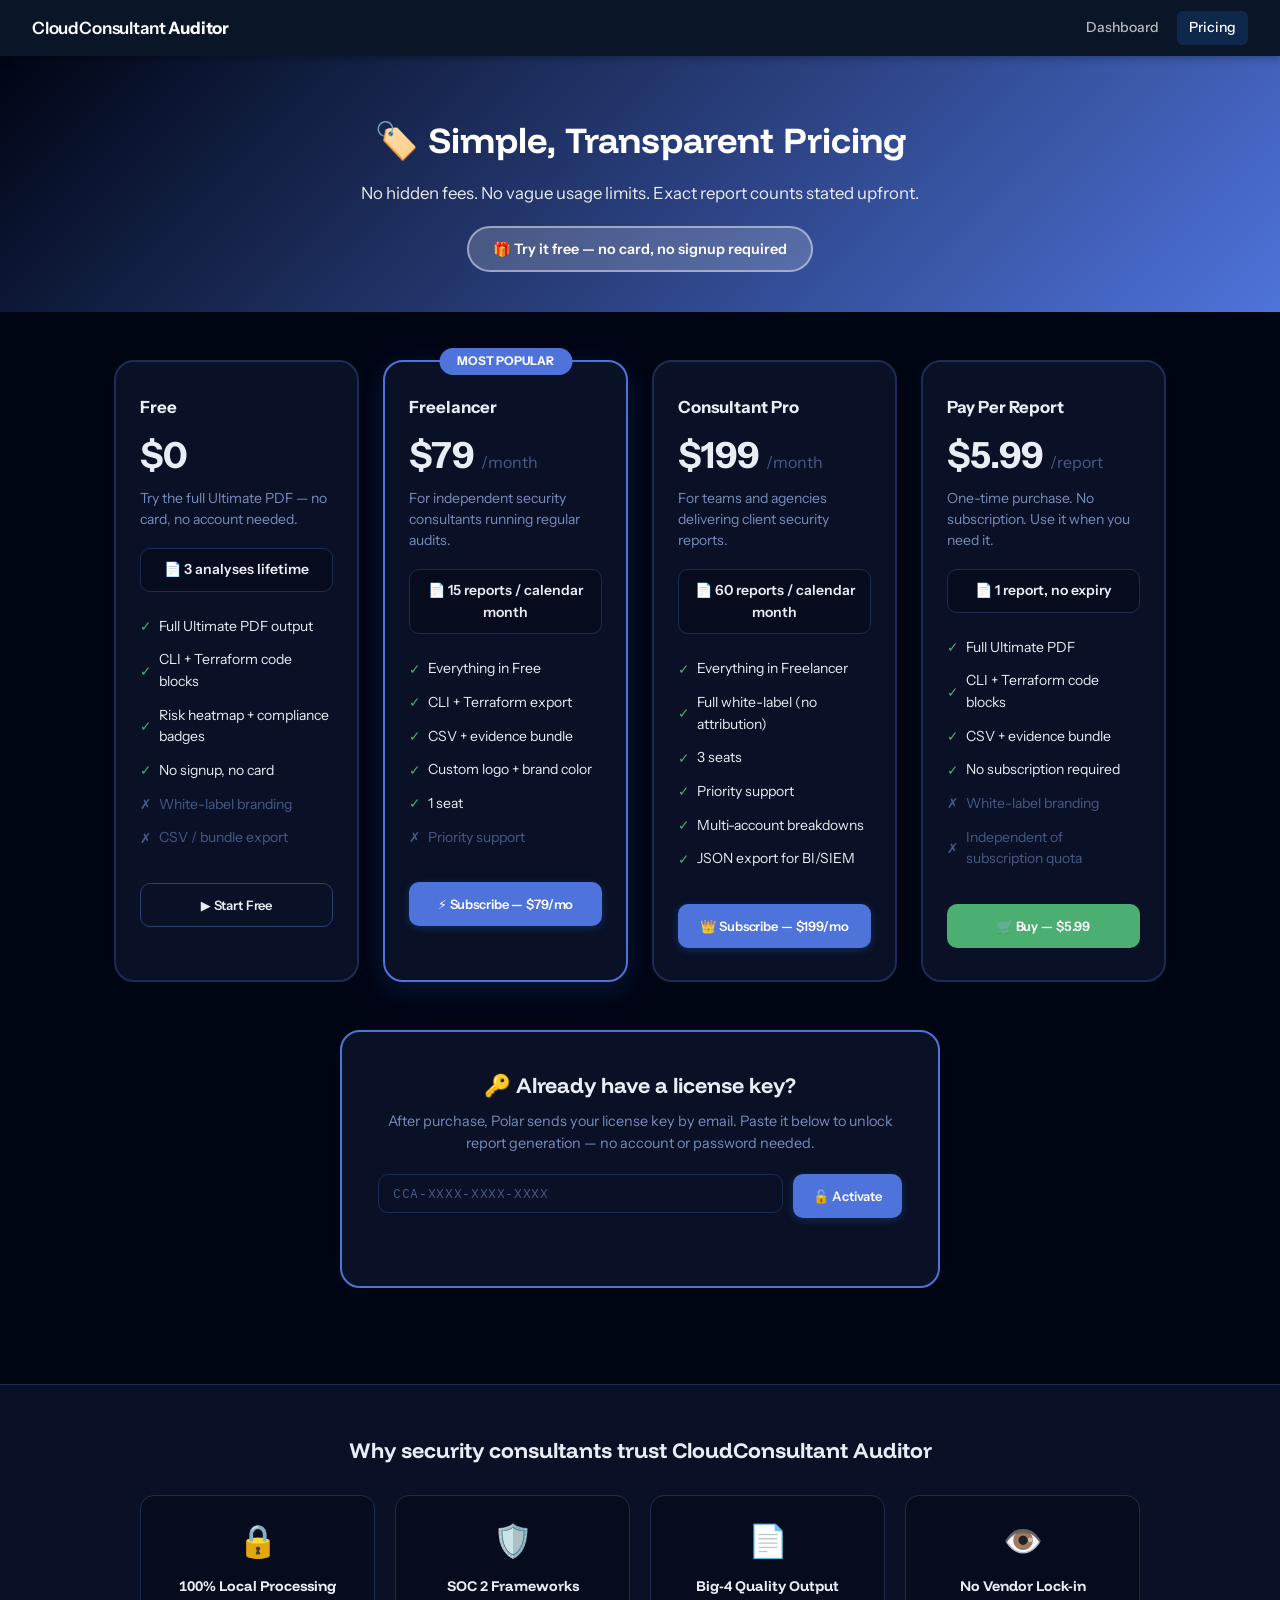
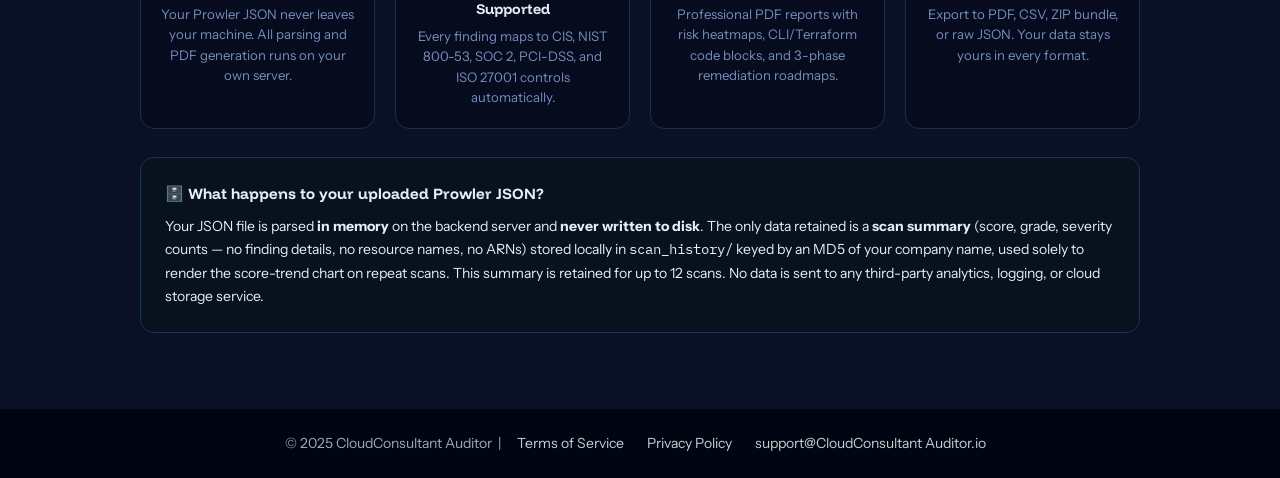
<file: frontend/pricing.html>
<!DOCTYPE html>
<html lang="en" data-theme="corporate">
<head>
  <meta charset="UTF-8">
  <meta name="viewport" content="width=device-width, initial-scale=1.0">
  <title>Pricing — CloudConsultant Auditor</title>
  <!-- Fonts -->
  <link rel="preconnect" href="https://fonts.googleapis.com">
  <link rel="preconnect" href="https://fonts.gstatic.com" crossorigin>
  <link href="https://fonts.googleapis.com/css2?family=Funnel+Display:wght@300;400;500;600;700&family=Instrument+Sans:wght@400;500;600;700&family=IBM+Plex+Mono:wght@400;500&display=swap" rel="stylesheet">
  <link rel="stylesheet" href="styles.css?v=8">
  <script>document.documentElement.dataset.theme = localStorage.getItem('cca_theme') || 'corporate';</script>
  <style>
    /* Page-specific overrides */
    .cb-page-nav {
      position: sticky; top: 0; z-index: 200;
      height: 56px; background: #0A1628;
      display: flex; align-items: center; justify-content: space-between;
      padding: 0 32px; gap: 16px;
      box-shadow: 0 2px 8px rgba(0,0,0,0.3);
    }
    .cb-page-nav-links { display: flex; gap: 6px; }
    .cb-page-nav-link {
      color: rgba(255,255,255,0.7); text-decoration: none;
      font-size: 0.875rem; font-weight: 500;
      padding: 6px 12px; border-radius: 6px;
      transition: background 0.15s, color 0.15s;
    }
    .cb-page-nav-link:hover { background: rgba(255,255,255,0.08); color: #fff; text-decoration: none; }
    .cb-page-nav-link.active { background: rgba(30,111,217,0.2); color: #fff; }

    .cb-page-content { max-width: 1100px; margin: 0 auto; padding: 48px 24px; }

    /* Hero */
    .cb-pricing-hero {
      background: linear-gradient(135deg, var(--cb-navy), var(--cb-accent));
      color: #fff; text-align: center; padding: 56px 24px 40px;
    }
    .cb-pricing-hero h1 { font-size: 2.25rem; font-weight: 700; margin-bottom: 12px; }
    .cb-pricing-hero p  { font-size: 1.05rem; opacity: 0.9; max-width: 560px; margin: 0 auto 20px; }
    .cb-free-badge {
      display: inline-block;
      background: rgba(255,255,255,0.18); border: 2px solid rgba(255,255,255,0.45);
      padding: 10px 24px; border-radius: 50px; font-weight: 600; font-size: 0.9rem;
    }

    /* Pricing grid */
    .cb-pricing-grid {
      display: grid;
      grid-template-columns: repeat(auto-fit, minmax(240px, 1fr));
      gap: 24px; margin-bottom: 48px;
    }

    .cb-plan {
      background: var(--cb-surface);
      border: 2px solid var(--cb-border);
      border-radius: var(--cb-radius-xl);
      padding: 32px 24px;
      position: relative;
      transition: transform 0.2s, box-shadow 0.2s;
    }
    .cb-plan:hover { transform: translateY(-4px); box-shadow: var(--cb-shadow-lg); }
    .cb-plan.popular { border-color: var(--cb-accent); box-shadow: 0 8px 30px rgba(30,111,217,0.18); }

    .cb-popular-badge {
      position: absolute; top: -14px; left: 50%; transform: translateX(-50%);
      background: var(--cb-accent); color: #fff;
      padding: 4px 18px; border-radius: 20px;
      font-size: 0.75rem; font-weight: 700; white-space: nowrap;
    }

    .cb-plan-name  { font-size: 1.05rem; font-weight: 700; color: var(--cb-text-primary); margin-bottom: 8px; }
    .cb-plan-price { font-size: 2.25rem; font-weight: 800; color: var(--cb-text-primary); margin-bottom: 4px; }
    .cb-plan-price span { font-size: 1rem; font-weight: 400; color: var(--cb-text-muted); }
    .cb-plan-desc  { font-size: 0.875rem; color: var(--cb-text-secondary); margin-bottom: 18px; min-height: 40px; line-height: 1.5; }
    .cb-plan-limit {
      background: var(--cb-surface-sub); border: 1px solid var(--cb-border);
      border-radius: var(--cb-radius); padding: 10px 14px;
      font-size: 0.875rem; font-weight: 600; color: var(--cb-text-primary);
      margin-bottom: 18px; text-align: center;
    }

    .cb-plan-features { list-style: none; margin-bottom: 28px; }
    .cb-plan-features li {
      padding: 6px 0; font-size: 0.875rem;
      display: flex; align-items: center; gap: 8px;
      color: var(--cb-text-primary);
    }
    .cb-plan-features li.no { color: var(--cb-text-muted); }
    .feat-yes { color: var(--cb-success); font-size: 0.85rem; flex-shrink: 0; }
    .feat-no  { color: var(--cb-text-muted); font-size: 0.85rem; flex-shrink: 0; }

    /* License section */
    .cb-license-section {
      background: var(--cb-surface);
      border: 2px solid var(--cb-accent);
      border-radius: var(--cb-radius-xl);
      padding: 36px; max-width: 600px;
      margin: 0 auto 48px; text-align: center;
    }
    .cb-license-section h2 { font-size: 1.35rem; color: var(--cb-text-primary); margin-bottom: 8px; }
    .cb-license-section p  { color: var(--cb-text-secondary); margin-bottom: 20px; font-size: 0.9rem; }
    #licenseMsg { margin-top: 12px; font-size: 0.875rem; min-height: 20px; font-weight: 500; }
    .msg-ok  { color: var(--cb-success); }
    .msg-err { color: var(--cb-error); }

    /* Trust section */
    .cb-trust-section {
      background: var(--cb-surface);
      border-top: 1px solid var(--cb-border);
      padding: 48px 24px;
    }
    .cb-trust-inner { max-width: 1000px; margin: 0 auto; }
    .cb-trust-inner h2 { text-align: center; font-size: 1.35rem; color: var(--cb-text-primary); margin-bottom: 28px; }
    .cb-trust-grid {
      display: grid;
      grid-template-columns: repeat(auto-fit, minmax(220px, 1fr));
      gap: 20px; margin-bottom: 28px;
    }
    .cb-trust-card {
      background: var(--cb-surface-sub); border: 1px solid var(--cb-border);
      border-radius: var(--cb-radius-lg); padding: 20px; text-align: center;
    }
    .cb-trust-card-icon { font-size: 2rem; margin-bottom: 10px; }
    .cb-trust-card h4 { font-size: 0.9rem; font-weight: 700; margin-bottom: 6px; color: var(--cb-text-primary); }
    .cb-trust-card p  { font-size: 0.825rem; color: var(--cb-text-secondary); line-height: 1.55; }

    .cb-data-block {
      background: var(--cb-info-bg); border: 1px solid var(--cb-info-border);
      border-radius: var(--cb-radius-lg); padding: 24px; margin-bottom: 28px;
    }
    .cb-data-block h3 { color: var(--cb-text-primary); margin-bottom: 10px; font-size: 0.95rem; }
    .cb-data-block p  { font-size: 0.875rem; color: var(--cb-text-primary); line-height: 1.65; }

    /* Footer */
    .cb-page-footer {
      background: var(--cb-navy); color: rgba(255,255,255,0.65);
      text-align: center; padding: 24px 20px; font-size: 0.875rem;
    }
    .cb-page-footer a { color: rgba(255,255,255,0.8); text-decoration: none; margin: 0 10px; }
    .cb-page-footer a:hover { color: #fff; }

    @media (max-width: 768px) {
      .cb-page-nav { padding: 0 16px; }
      .cb-pricing-hero h1 { font-size: 1.75rem; }
      .cb-license-section { padding: 24px 16px; }
      .cb-license-row { flex-direction: column; }
    }
  </style>
</head>
<body>

<!-- NAV -->
<nav class="cb-page-nav" role="banner">
  <a class="cb-wordmark" href="/dashboard.html" aria-label="CloudConsultant Auditor home">
    <svg width="24" height="24" viewBox="0 0 24 24" fill="none" stroke="currentColor"
         stroke-width="2" stroke-linecap="round" stroke-linejoin="round"
         style="color:#1E6FD9;" aria-hidden="true">
      <path d="M12 22s8-4 8-10V5l-8-3-8 3v7c0 6 8 10 8 10z"/>
    </svg>
    <span class="cb-wordmark-text">CloudConsultant <span>Auditor</span></span>
  </a>
  <div class="cb-page-nav-links">
    <a class="cb-page-nav-link" href="/dashboard.html">Dashboard</a>
    <a class="cb-page-nav-link active" href="/pricing.html">Pricing</a>
  </div>
</nav>

<!-- HERO -->
<div class="cb-pricing-hero">
  <h1>🏷️ Simple, Transparent Pricing</h1>
  <p>No hidden fees. No vague usage limits. Exact report counts stated upfront.</p>
  <div class="cb-free-badge">🎁 Try it free — no card, no signup required</div>
</div>

<!-- PRICING CARDS -->
<div class="cb-page-content">
  <div class="cb-pricing-grid">

    <!-- FREE -->
    <div class="cb-plan">
      <div class="cb-plan-name">Free</div>
      <div class="cb-plan-price">$0</div>
      <div class="cb-plan-desc">Try the full Ultimate PDF — no card, no account needed.</div>
      <div class="cb-plan-limit">📄 3 analyses lifetime</div>
      <ul class="cb-plan-features">
        <li><span class="feat-yes">✓</span> Full Ultimate PDF output</li>
        <li><span class="feat-yes">✓</span> CLI + Terraform code blocks</li>
        <li><span class="feat-yes">✓</span> Risk heatmap + compliance badges</li>
        <li><span class="feat-yes">✓</span> No signup, no card</li>
        <li class="no"><span class="feat-no">✗</span> White-label branding</li>
        <li class="no"><span class="feat-no">✗</span> CSV / bundle export</li>
      </ul>
      <button class="cb-btn cb-btn-secondary" style="width:100%;justify-content:center;"
              onclick="window.location='/dashboard.html'">▶ Start Free</button>
    </div>

    <!-- FREELANCER -->
    <div class="cb-plan popular">
      <div class="cb-popular-badge">MOST POPULAR</div>
      <div class="cb-plan-name">Freelancer</div>
      <div class="cb-plan-price">$79 <span>/month</span></div>
      <div class="cb-plan-desc">For independent security consultants running regular audits.</div>
      <div class="cb-plan-limit">📄 15 reports / calendar month</div>
      <ul class="cb-plan-features">
        <li><span class="feat-yes">✓</span> Everything in Free</li>
        <li><span class="feat-yes">✓</span> CLI + Terraform export</li>
        <li><span class="feat-yes">✓</span> CSV + evidence bundle</li>
        <li><span class="feat-yes">✓</span> Custom logo + brand color</li>
        <li><span class="feat-yes">✓</span> 1 seat</li>
        <li class="no"><span class="feat-no">✗</span> Priority support</li>
      </ul>
      <button class="cb-btn cb-btn-primary" style="width:100%;justify-content:center;"
              onclick="openPolar('freelancer')">⚡ Subscribe — $79/mo</button>
    </div>

    <!-- CONSULTANT PRO -->
    <div class="cb-plan">
      <div class="cb-plan-name">Consultant Pro</div>
      <div class="cb-plan-price">$199 <span>/month</span></div>
      <div class="cb-plan-desc">For teams and agencies delivering client security reports.</div>
      <div class="cb-plan-limit">📄 60 reports / calendar month</div>
      <ul class="cb-plan-features">
        <li><span class="feat-yes">✓</span> Everything in Freelancer</li>
        <li><span class="feat-yes">✓</span> Full white-label (no attribution)</li>
        <li><span class="feat-yes">✓</span> 3 seats</li>
        <li><span class="feat-yes">✓</span> Priority support</li>
        <li><span class="feat-yes">✓</span> Multi-account breakdowns</li>
        <li><span class="feat-yes">✓</span> JSON export for BI/SIEM</li>
      </ul>
      <button class="cb-btn cb-btn-primary" style="width:100%;justify-content:center;"
              onclick="openPolar('consultant_pro')">👑 Subscribe — $199/mo</button>
    </div>

    <!-- PAY PER REPORT -->
    <div class="cb-plan">
      <div class="cb-plan-name">Pay Per Report</div>
      <div class="cb-plan-price">$5.99 <span>/report</span></div>
      <div class="cb-plan-desc">One-time purchase. No subscription. Use it when you need it.</div>
      <div class="cb-plan-limit">📄 1 report, no expiry</div>
      <ul class="cb-plan-features">
        <li><span class="feat-yes">✓</span> Full Ultimate PDF</li>
        <li><span class="feat-yes">✓</span> CLI + Terraform code blocks</li>
        <li><span class="feat-yes">✓</span> CSV + evidence bundle</li>
        <li><span class="feat-yes">✓</span> No subscription required</li>
        <li class="no"><span class="feat-no">✗</span> White-label branding</li>
        <li class="no"><span class="feat-no">✗</span> Independent of subscription quota</li>
      </ul>
      <button class="cb-btn cb-btn-success" style="width:100%;justify-content:center;"
              onclick="openPolar('pay_per_report')">🛒 Buy — $5.99</button>
    </div>

  </div><!-- /cb-pricing-grid -->

  <!-- LICENSE KEY ENTRY -->
  <div class="cb-license-section">
    <h2>🔑 Already have a license key?</h2>
    <p>After purchase, Polar sends your license key by email. Paste it below to unlock report generation — no account or password needed.</p>
    <div class="cb-license-row">
      <input class="cb-input" type="text" id="licenseKeyInput"
             placeholder="CCA-XXXX-XXXX-XXXX" autocomplete="off" spellcheck="false">
      <button class="cb-btn cb-btn-primary" onclick="activateLicense()">
        🔓 Activate
      </button>
    </div>
    <div id="licenseMsg"></div>
  </div>

</div><!-- /cb-page-content -->

<!-- TRUST SIGNALS -->
<div class="cb-trust-section">
  <div class="cb-trust-inner">
    <h2>Why security consultants trust CloudConsultant Auditor</h2>
    <div class="cb-trust-grid">
      <div class="cb-trust-card">
        <div class="cb-trust-card-icon">🔒</div>
        <h4>100% Local Processing</h4>
        <p>Your Prowler JSON never leaves your machine. All parsing and PDF generation runs on your own server.</p>
      </div>
      <div class="cb-trust-card">
        <div class="cb-trust-card-icon">🛡️</div>
        <h4>SOC 2 Frameworks Supported</h4>
        <p>Every finding maps to CIS, NIST 800-53, SOC 2, PCI-DSS, and ISO 27001 controls automatically.</p>
      </div>
      <div class="cb-trust-card">
        <div class="cb-trust-card-icon">📄</div>
        <h4>Big-4 Quality Output</h4>
        <p>Professional PDF reports with risk heatmaps, CLI/Terraform code blocks, and 3-phase remediation roadmaps.</p>
      </div>
      <div class="cb-trust-card">
        <div class="cb-trust-card-icon">👁️</div>
        <h4>No Vendor Lock-in</h4>
        <p>Export to PDF, CSV, ZIP bundle, or raw JSON. Your data stays yours in every format.</p>
      </div>
    </div>

    <div class="cb-data-block">
      <h3>🗄️ What happens to your uploaded Prowler JSON?</h3>
      <p>
        Your JSON file is parsed <strong>in memory</strong> on the backend server and <strong>never written to disk</strong>.
        The only data retained is a <strong>scan summary</strong> (score, grade, severity counts — no finding details,
        no resource names, no ARNs) stored locally in <code>scan_history/</code> keyed by an MD5 of your company name,
        used solely to render the score-trend chart on repeat scans. This summary is retained for up to 12 scans.
        No data is sent to any third-party analytics, logging, or cloud storage service.
      </p>
    </div>
  </div>
</div>

<footer class="cb-page-footer">
  <p>&copy; 2025 CloudConsultant Auditor &nbsp;|&nbsp;
    <a href="/terms.html">Terms of Service</a>
    <a href="/privacy.html">Privacy Policy</a>
    <a href="mailto:support@CloudConsultant Auditor.io">support@CloudConsultant Auditor.io</a>
  </p>
</footer>

<script>
const API_BASE = '';

const POLAR_CHECKOUT_URLS = {
  freelancer:     'https://buy.polar.sh/polar_cl_pg9sgoVOEgIzjR4QJxkGDm4dYRh7YKz3FMO4M26Xgvs',
  consultant_pro: 'https://buy.polar.sh/polar_cl_2uBqoWjNGgpwPvMma0RMWl8etN2yh3sDQ3zee0AKWud',
  pay_per_report: 'https://buy.polar.sh/polar_cl_JrfRMrIazLiBfmbPHt1cfk3g3LSXLLiNxCQIG3UnSGL',
};

function openPolar(tier) {
  const url = POLAR_CHECKOUT_URLS[tier];
  if (url) window.open(url, '_blank');
}

async function activateLicense() {
  const key = document.getElementById('licenseKeyInput').value.trim();
  const msg = document.getElementById('licenseMsg');
  if (!key) { msg.textContent = 'Please enter your license key.'; msg.className = 'msg-err'; return; }
  msg.textContent = 'Validating...'; msg.className = '';
  try {
    const resp = await fetch(`${API_BASE}/license/activate`, {
      method: 'POST',
      headers: { 'Content-Type': 'application/json' },
      body: JSON.stringify({ license_key: key }),
    });
    const data = await resp.json();
    if (!resp.ok) throw new Error(data.detail || 'Activation failed.');
    localStorage.setItem('session_token', data.session_token);
    localStorage.setItem('tier', data.tier);
    const tierLabel = data.tier.replace(/_/g, ' ').replace(/\b\w/g, c => c.toUpperCase());
    msg.textContent = `Activated! Tier: ${tierLabel} — ${data.reports_remaining} reports remaining. Redirecting...`;
    msg.className = 'msg-ok';
    setTimeout(() => window.location.href = '/dashboard.html', 2000);
  } catch (e) {
    msg.textContent = e.message; msg.className = 'msg-err';
  }
}
</script>
</body>
</html>
</file>
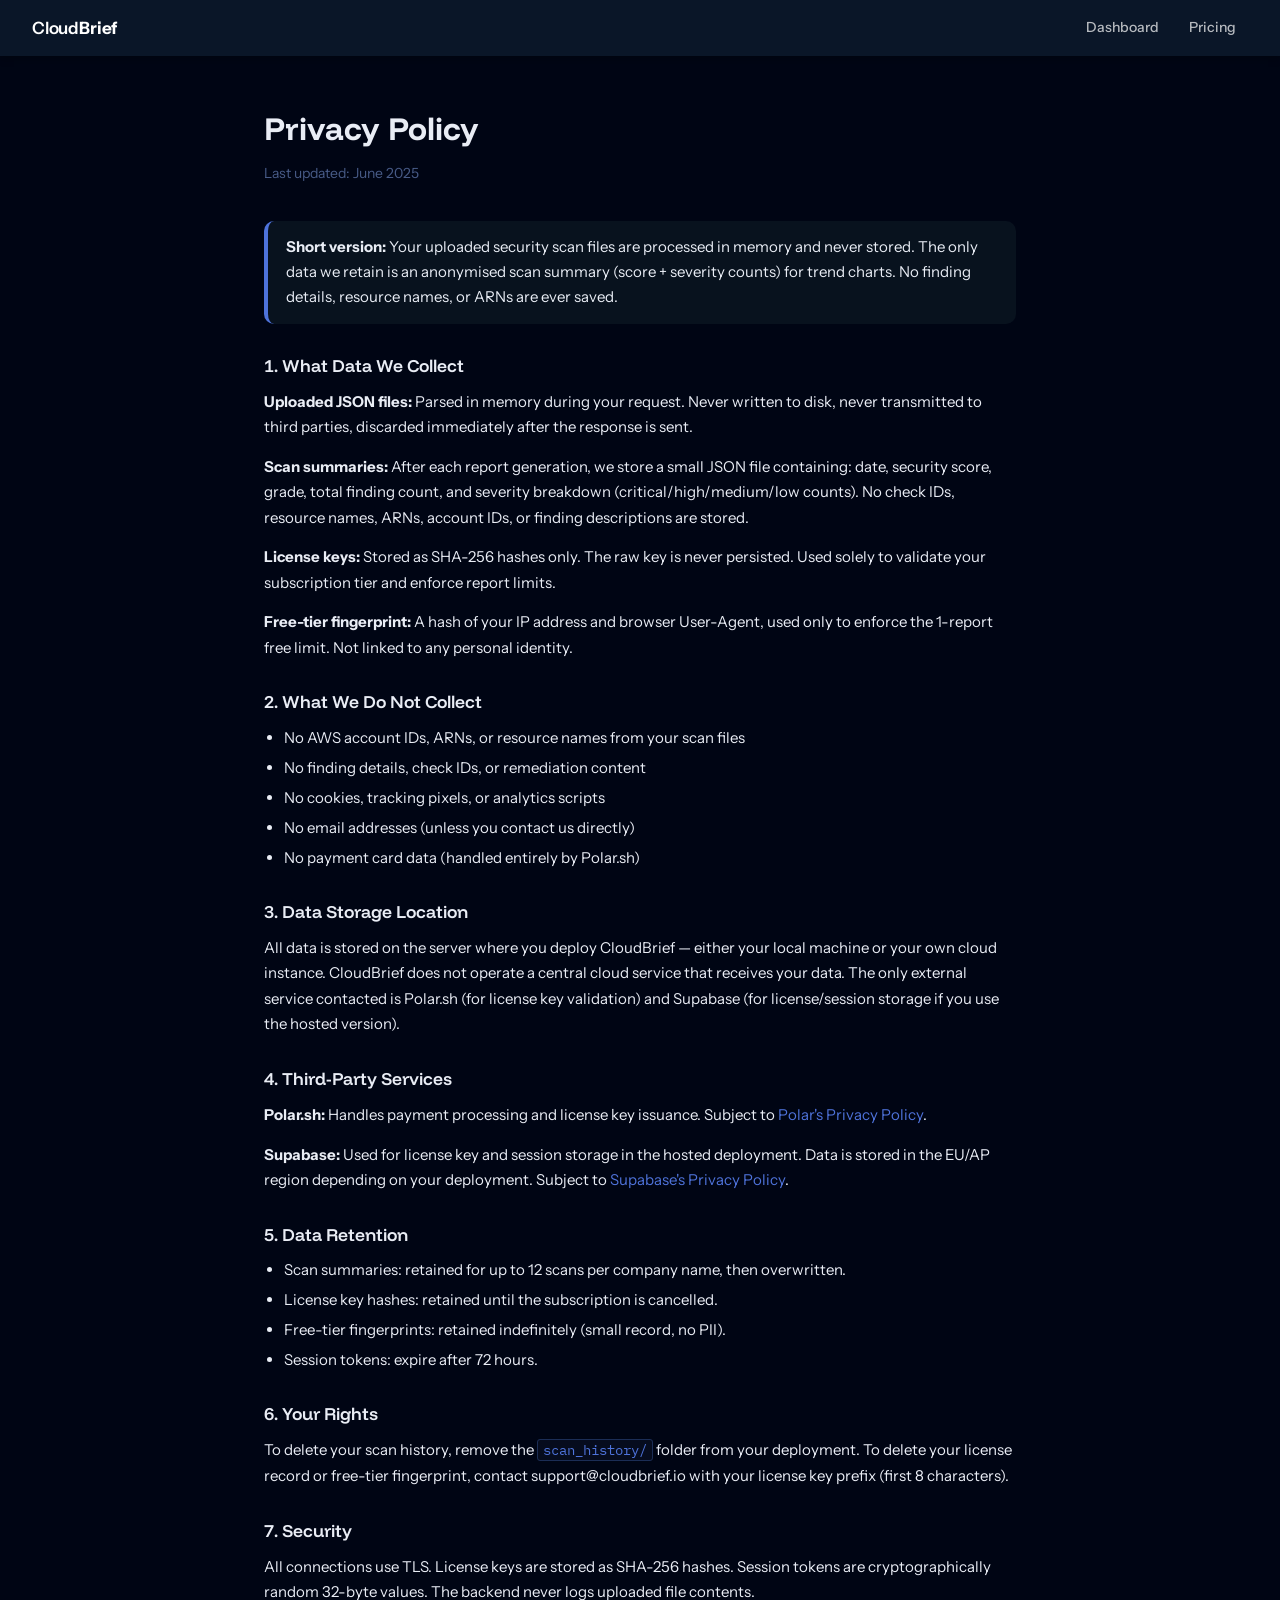
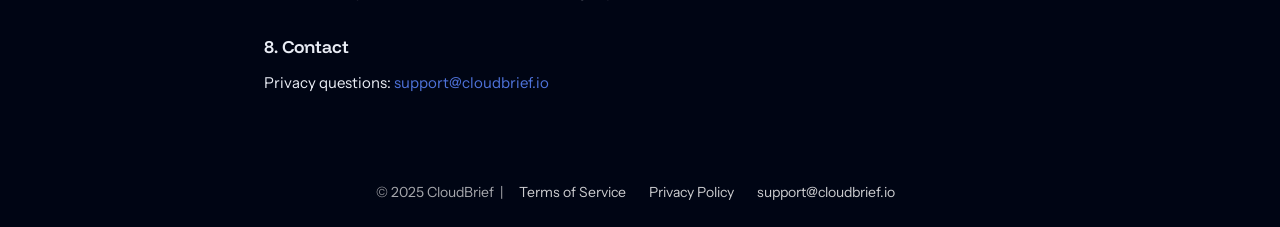
<file: frontend/privacy.html>
<!DOCTYPE html>
<html lang="en" data-theme="corporate">
<head>
  <meta charset="UTF-8">
  <meta name="viewport" content="width=device-width, initial-scale=1.0">
  <title>Privacy Policy — CloudBrief</title>
  <link rel="preconnect" href="https://fonts.googleapis.com">
  <link rel="preconnect" href="https://fonts.gstatic.com" crossorigin>
  <link href="https://fonts.googleapis.com/css2?family=Funnel+Display:wght@300;400;500;600;700&family=Instrument+Sans:wght@400;500;600;700&family=IBM+Plex+Mono:wght@400;500&display=swap" rel="stylesheet">
  <link rel="stylesheet" href="styles.css?v=8">
  <script>document.documentElement.dataset.theme = localStorage.getItem('cca_theme') || 'corporate';</script>
  <style>
    .cb-page-nav {
      position: sticky; top: 0; z-index: 200;
      height: 56px; background: #0A1628;
      display: flex; align-items: center; justify-content: space-between;
      padding: 0 32px; gap: 16px;
      box-shadow: 0 2px 8px rgba(0,0,0,0.3);
    }
    .cb-page-nav-links { display: flex; gap: 6px; }
    .cb-page-nav-link {
      color: rgba(255,255,255,0.7); text-decoration: none;
      font-size: 0.875rem; font-weight: 500;
      padding: 6px 12px; border-radius: 6px;
      transition: background 0.15s, color 0.15s;
    }
    .cb-page-nav-link:hover { background: rgba(255,255,255,0.08); color: #fff; text-decoration: none; }
    .cb-page-nav-link.active { background: rgba(30,111,217,0.2); color: #fff; }

    .cb-prose {
      max-width: 800px; margin: 0 auto; padding: 48px 24px;
    }
    .cb-prose h1 { font-size: 2rem; color: var(--cb-text-primary); margin-bottom: 8px; }
    .cb-prose .cb-updated { color: var(--cb-text-muted); font-size: 0.875rem; margin-bottom: 36px; }
    .cb-prose h2 { font-size: 1.1rem; color: var(--cb-text-primary); margin: 28px 0 10px; font-weight: 600; }
    .cb-prose p  { margin-bottom: 14px; font-size: 0.9375rem; color: var(--cb-text-primary); line-height: 1.7; }
    .cb-prose ul { margin: 0 0 14px 20px; font-size: 0.9375rem; }
    .cb-prose ul li { margin-bottom: 6px; color: var(--cb-text-primary); line-height: 1.6; }
    .cb-prose code {
      font-family: var(--font-mono); font-size: 0.875rem;
      background: var(--cb-surface-sub); border: 1px solid var(--cb-border);
      padding: 1px 5px; border-radius: 3px; color: var(--cb-accent);
    }
    .cb-highlight {
      background: var(--cb-info-bg); border-left: 4px solid var(--cb-accent);
      padding: 14px 18px; border-radius: var(--cb-radius);
      margin-bottom: 24px; font-size: 0.9375rem;
      color: var(--cb-text-primary); line-height: 1.65;
    }

    .cb-page-footer {
      background: var(--cb-navy); color: rgba(255,255,255,0.65);
      text-align: center; padding: 24px 20px; font-size: 0.875rem;
    }
    .cb-page-footer a { color: rgba(255,255,255,0.8); text-decoration: none; margin: 0 10px; }
    .cb-page-footer a:hover { color: #fff; }

    @media (max-width: 768px) { .cb-page-nav { padding: 0 16px; } }
  </style>
</head>
<body>

<nav class="cb-page-nav" role="banner">
  <a class="cb-wordmark" href="/dashboard.html" aria-label="CloudBrief home">
    <svg width="24" height="24" viewBox="0 0 24 24" fill="none" stroke="currentColor"
         stroke-width="2" stroke-linecap="round" stroke-linejoin="round"
         style="color:#1E6FD9;" aria-hidden="true">
      <path d="M12 22s8-4 8-10V5l-8-3-8 3v7c0 6 8 10 8 10z"/>
    </svg>
    <span class="cb-wordmark-text">Cloud<span>Brief</span></span>
  </a>
  <div class="cb-page-nav-links">
    <a class="cb-page-nav-link" href="/dashboard.html">Dashboard</a>
    <a class="cb-page-nav-link" href="/pricing.html">Pricing</a>
  </div>
</nav>

<div class="cb-prose">
  <h1>Privacy Policy</h1>
  <p class="cb-updated">Last updated: June 2025</p>

  <div class="cb-highlight">
    <strong>Short version:</strong> Your uploaded security scan files are processed in memory and never stored.
    The only data we retain is an anonymised scan summary (score + severity counts) for trend charts.
    No finding details, resource names, or ARNs are ever saved.
  </div>

  <h2>1. What Data We Collect</h2>
  <p><strong>Uploaded JSON files:</strong> Parsed in memory during your request. Never written to disk, never transmitted to third parties, discarded immediately after the response is sent.</p>
  <p><strong>Scan summaries:</strong> After each report generation, we store a small JSON file containing: date, security score, grade, total finding count, and severity breakdown (critical/high/medium/low counts). No check IDs, resource names, ARNs, account IDs, or finding descriptions are stored.</p>
  <p><strong>License keys:</strong> Stored as SHA-256 hashes only. The raw key is never persisted. Used solely to validate your subscription tier and enforce report limits.</p>
  <p><strong>Free-tier fingerprint:</strong> A hash of your IP address and browser User-Agent, used only to enforce the 1-report free limit. Not linked to any personal identity.</p>

  <h2>2. What We Do Not Collect</h2>
  <ul>
    <li>No AWS account IDs, ARNs, or resource names from your scan files</li>
    <li>No finding details, check IDs, or remediation content</li>
    <li>No cookies, tracking pixels, or analytics scripts</li>
    <li>No email addresses (unless you contact us directly)</li>
    <li>No payment card data (handled entirely by Polar.sh)</li>
  </ul>

  <h2>3. Data Storage Location</h2>
  <p>All data is stored on the server where you deploy CloudBrief — either your local machine or your own cloud instance. CloudBrief does not operate a central cloud service that receives your data. The only external service contacted is Polar.sh (for license key validation) and Supabase (for license/session storage if you use the hosted version).</p>

  <h2>4. Third-Party Services</h2>
  <p><strong>Polar.sh:</strong> Handles payment processing and license key issuance. Subject to <a href="https://polar.sh/legal/privacy" target="_blank">Polar's Privacy Policy</a>.</p>
  <p><strong>Supabase:</strong> Used for license key and session storage in the hosted deployment. Data is stored in the EU/AP region depending on your deployment. Subject to <a href="https://supabase.com/privacy" target="_blank">Supabase's Privacy Policy</a>.</p>

  <h2>5. Data Retention</h2>
  <ul>
    <li>Scan summaries: retained for up to 12 scans per company name, then overwritten.</li>
    <li>License key hashes: retained until the subscription is cancelled.</li>
    <li>Free-tier fingerprints: retained indefinitely (small record, no PII).</li>
    <li>Session tokens: expire after 72 hours.</li>
  </ul>

  <h2>6. Your Rights</h2>
  <p>To delete your scan history, remove the <code>scan_history/</code> folder from your deployment. To delete your license record or free-tier fingerprint, contact support@cloudbrief.io with your license key prefix (first 8 characters).</p>

  <h2>7. Security</h2>
  <p>All connections use TLS. License keys are stored as SHA-256 hashes. Session tokens are cryptographically random 32-byte values. The backend never logs uploaded file contents.</p>

  <h2>8. Contact</h2>
  <p>Privacy questions: <a href="mailto:support@cloudbrief.io">support@cloudbrief.io</a></p>
</div>

<footer class="cb-page-footer">
  <p>&copy; 2025 CloudBrief &nbsp;|&nbsp;
    <a href="/terms.html">Terms of Service</a>
    <a href="/privacy.html">Privacy Policy</a>
    <a href="mailto:support@cloudbrief.io">support@cloudbrief.io</a>
  </p>
</footer>
</body>
</html>
</file>
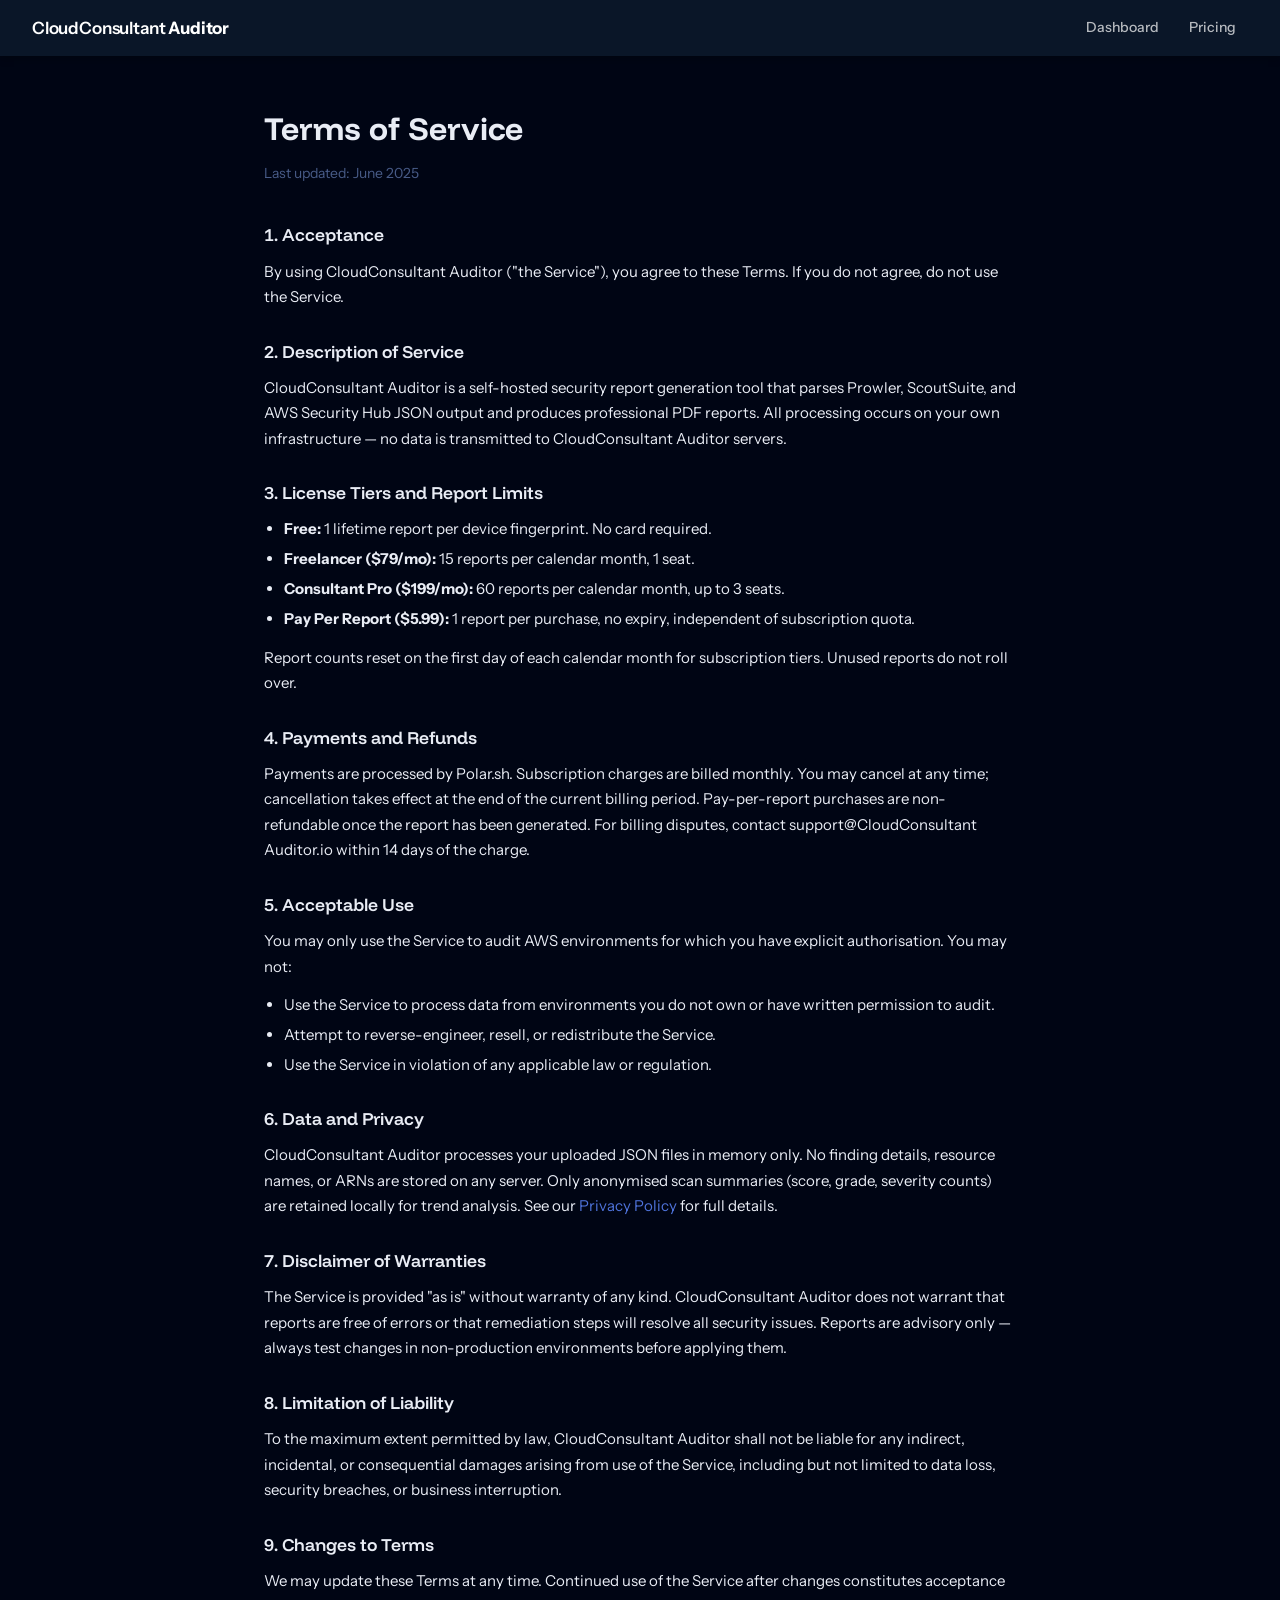
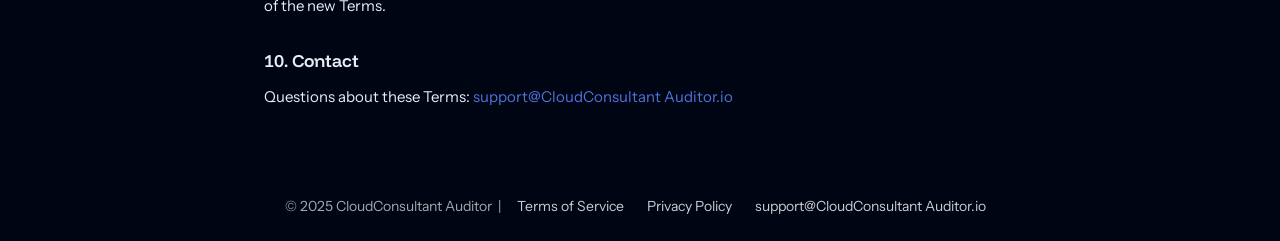
<file: frontend/terms.html>
<!DOCTYPE html>
<html lang="en" data-theme="corporate">
<head>
  <meta charset="UTF-8">
  <meta name="viewport" content="width=device-width, initial-scale=1.0">
  <title>Terms of Service — CloudConsultant Auditor</title>
  <!-- Fonts -->
  <link rel="preconnect" href="https://fonts.googleapis.com">
  <link rel="preconnect" href="https://fonts.gstatic.com" crossorigin>
  <link href="https://fonts.googleapis.com/css2?family=Funnel+Display:wght@300;400;500;600;700&family=Instrument+Sans:wght@400;500;600;700&family=IBM+Plex+Mono:wght@400;500&display=swap" rel="stylesheet">
  <link rel="stylesheet" href="styles.css?v=8">
  <script>document.documentElement.dataset.theme = localStorage.getItem('cca_theme') || 'corporate';</script>
  <style>
    .cb-page-nav {
      position: sticky; top: 0; z-index: 200;
      height: 56px; background: #0A1628;
      display: flex; align-items: center; justify-content: space-between;
      padding: 0 32px; gap: 16px;
      box-shadow: 0 2px 8px rgba(0,0,0,0.3);
    }
    .cb-page-nav-links { display: flex; gap: 6px; }
    .cb-page-nav-link {
      color: rgba(255,255,255,0.7); text-decoration: none;
      font-size: 0.875rem; font-weight: 500;
      padding: 6px 12px; border-radius: 6px;
      transition: background 0.15s, color 0.15s;
    }
    .cb-page-nav-link:hover { background: rgba(255,255,255,0.08); color: #fff; text-decoration: none; }
    .cb-page-nav-link.active { background: rgba(30,111,217,0.2); color: #fff; }

    .cb-prose {
      max-width: 800px; margin: 0 auto; padding: 48px 24px;
    }
    .cb-prose h1 { font-size: 2rem; color: var(--cb-text-primary); margin-bottom: 8px; }
    .cb-prose .cb-updated { color: var(--cb-text-muted); font-size: 0.875rem; margin-bottom: 36px; }
    .cb-prose h2 { font-size: 1.1rem; color: var(--cb-text-primary); margin: 28px 0 10px; font-weight: 600; }
    .cb-prose p  { margin-bottom: 14px; font-size: 0.9375rem; color: var(--cb-text-primary); line-height: 1.7; }
    .cb-prose ul { margin: 0 0 14px 20px; font-size: 0.9375rem; }
    .cb-prose ul li { margin-bottom: 6px; color: var(--cb-text-primary); line-height: 1.6; }

    .cb-page-footer {
      background: var(--cb-navy); color: rgba(255,255,255,0.65);
      text-align: center; padding: 24px 20px; font-size: 0.875rem;
    }
    .cb-page-footer a { color: rgba(255,255,255,0.8); text-decoration: none; margin: 0 10px; }
    .cb-page-footer a:hover { color: #fff; }

    @media (max-width: 768px) { .cb-page-nav { padding: 0 16px; } }
  </style>
</head>
<body>

<nav class="cb-page-nav" role="banner">
  <a class="cb-wordmark" href="/dashboard.html" aria-label="CloudConsultant Auditor home">
    <svg width="24" height="24" viewBox="0 0 24 24" fill="none" stroke="currentColor"
         stroke-width="2" stroke-linecap="round" stroke-linejoin="round"
         style="color:#1E6FD9;" aria-hidden="true">
      <path d="M12 22s8-4 8-10V5l-8-3-8 3v7c0 6 8 10 8 10z"/>
    </svg>
    <span class="cb-wordmark-text">CloudConsultant <span>Auditor</span></span>
  </a>
  <div class="cb-page-nav-links">
    <a class="cb-page-nav-link" href="/dashboard.html">Dashboard</a>
    <a class="cb-page-nav-link" href="/pricing.html">Pricing</a>
  </div>
</nav>

<div class="cb-prose">
  <h1>Terms of Service</h1>
  <p class="cb-updated">Last updated: June 2025</p>

  <h2>1. Acceptance</h2>
  <p>By using CloudConsultant Auditor ("the Service"), you agree to these Terms. If you do not agree, do not use the Service.</p>

  <h2>2. Description of Service</h2>
  <p>CloudConsultant Auditor is a self-hosted security report generation tool that parses Prowler, ScoutSuite, and AWS Security Hub JSON output and produces professional PDF reports. All processing occurs on your own infrastructure — no data is transmitted to CloudConsultant Auditor servers.</p>

  <h2>3. License Tiers and Report Limits</h2>
  <ul>
    <li><strong>Free:</strong> 1 lifetime report per device fingerprint. No card required.</li>
    <li><strong>Freelancer ($79/mo):</strong> 15 reports per calendar month, 1 seat.</li>
    <li><strong>Consultant Pro ($199/mo):</strong> 60 reports per calendar month, up to 3 seats.</li>
    <li><strong>Pay Per Report ($5.99):</strong> 1 report per purchase, no expiry, independent of subscription quota.</li>
  </ul>
  <p>Report counts reset on the first day of each calendar month for subscription tiers. Unused reports do not roll over.</p>

  <h2>4. Payments and Refunds</h2>
  <p>Payments are processed by Polar.sh. Subscription charges are billed monthly. You may cancel at any time; cancellation takes effect at the end of the current billing period. Pay-per-report purchases are non-refundable once the report has been generated. For billing disputes, contact support@CloudConsultant Auditor.io within 14 days of the charge.</p>

  <h2>5. Acceptable Use</h2>
  <p>You may only use the Service to audit AWS environments for which you have explicit authorisation. You may not:</p>
  <ul>
    <li>Use the Service to process data from environments you do not own or have written permission to audit.</li>
    <li>Attempt to reverse-engineer, resell, or redistribute the Service.</li>
    <li>Use the Service in violation of any applicable law or regulation.</li>
  </ul>

  <h2>6. Data and Privacy</h2>
  <p>CloudConsultant Auditor processes your uploaded JSON files in memory only. No finding details, resource names, or ARNs are stored on any server. Only anonymised scan summaries (score, grade, severity counts) are retained locally for trend analysis. See our <a href="/privacy.html">Privacy Policy</a> for full details.</p>

  <h2>7. Disclaimer of Warranties</h2>
  <p>The Service is provided "as is" without warranty of any kind. CloudConsultant Auditor does not warrant that reports are free of errors or that remediation steps will resolve all security issues. Reports are advisory only — always test changes in non-production environments before applying them.</p>

  <h2>8. Limitation of Liability</h2>
  <p>To the maximum extent permitted by law, CloudConsultant Auditor shall not be liable for any indirect, incidental, or consequential damages arising from use of the Service, including but not limited to data loss, security breaches, or business interruption.</p>

  <h2>9. Changes to Terms</h2>
  <p>We may update these Terms at any time. Continued use of the Service after changes constitutes acceptance of the new Terms.</p>

  <h2>10. Contact</h2>
  <p>Questions about these Terms: <a href="mailto:support@CloudConsultant Auditor.io">support@CloudConsultant Auditor.io</a></p>
</div>

<footer class="cb-page-footer">
  <p>&copy; 2025 CloudConsultant Auditor &nbsp;|&nbsp;
    <a href="/terms.html">Terms of Service</a>
    <a href="/privacy.html">Privacy Policy</a>
    <a href="mailto:support@CloudConsultant Auditor.io">support@CloudConsultant Auditor.io</a>
  </p>
</footer>
</body>
</html>
</file>
<file: frontend/styles.css>
/* ═══════════════════════════════════════════════════════════════════
   CLOUDBRIEF — DESIGN SYSTEM
   styles.css  |  Vanilla CSS  |  3 themes  |  No framework
   ═══════════════════════════════════════════════════════════════════ */

*, *::before, *::after { box-sizing: border-box; }

:root {
  --cca-bg: #000514;
  --cca-surface: #0A1025;
  --cca-surface-raised: #0F1A35;
  --cca-border: #1B2D55;
  --cca-text: #E9EDF5;
  --cca-muted: #778DBD;
  --cca-violet: #4E73DB;
  --cca-violet-hover: #6B97FF;
  --cca-font-display: 'Funnel Display', sans-serif;
  --cca-font-ui: 'Instrument Sans', sans-serif;
  --cca-font-mono: 'IBM Plex Mono', monospace;
}

.cca-account-button { border: 1px solid var(--cb-border); background: transparent; color: var(--cb-text-primary); padding: 7px 12px; cursor: pointer; font: 600 .78rem var(--cca-font-ui); }
.cca-account-button:hover { border-color: var(--cb-accent); color: var(--cb-accent); }
.cca-auth-modal { position: fixed; top: 0; left: 0; width: 100vw; height: 100vh; z-index: 700; display: none; align-items: center; justify-content: center; padding: 20px; background: rgba(5,8,18,.72); backdrop-filter: blur(8px); box-sizing: border-box; }
.cca-auth-modal.is-open { display: flex; }
.cca-auth-dialog { position: relative; width: min(430px, 100%); padding: 34px; background: var(--cb-surface); border: 1px solid var(--cb-border-strong); box-shadow: 0 20px 70px rgba(0,0,0,.35); }
.cca-auth-dialog h2 { margin: 10px 0 8px; color: var(--cb-text-primary); font-size: 1.65rem; }
.cca-auth-dialog p { margin: 0 0 22px; color: var(--cb-text-secondary); line-height: 1.5; }
.cca-auth-dialog form { display: grid; gap: 8px; }
.cca-auth-dialog form .cb-label:not(:first-child) { margin-top: 8px; }
.cca-auth-dialog form .cb-btn { margin-top: 12px; justify-content: center; }
.cca-auth-close { position: absolute; top: 12px; right: 15px; border: 0; background: transparent; color: var(--cb-text-secondary); font-size: 1.5rem; cursor: pointer; }
.cca-auth-switch { width: 100%; margin-top: 16px; border: 0; background: transparent; color: var(--cb-accent); cursor: pointer; font: .8rem var(--cca-font-ui); }
.cca-auth-message { min-height: 20px; margin-top: 12px; color: var(--cb-text-secondary); font-size: .8rem; }
.cca-history-panel { margin-bottom: 18px; }
.cca-history-list { display: grid; gap: 8px; margin-top: 16px; }
.cca-history-item { display: flex; justify-content: space-between; gap: 12px; padding: 10px 0; border-top: 1px solid var(--cb-border); color: var(--cb-text-secondary); font-size: .8rem; }
.cca-history-item strong { color: var(--cb-text-primary); }

body { font-family: var(--cca-font-ui); }
h1, h2, h3, h4, .cb-section-heading, .cb-upload-hero-title { font-family: var(--cca-font-display); }
code, pre, .cb-td-mono, input[id*="Key"], input[id*="Color"] { font-family: var(--cca-font-mono); }

html { overflow-x: hidden; }
body { min-width: 0; overflow-x: hidden; }

/* CRITICAL: force SVG sprite container invisible regardless of browser */
body > div[aria-hidden="true"] {
  position: absolute !important;
  width: 0 !important;
  height: 0 !important;
  overflow: hidden !important;
  pointer-events: none !important;
}

/* CRITICAL: ensure app shell flex layout always applies */
#cb-app {
  display: flex !important;
  flex-direction: column !important;
  min-height: 100vh !important;
}

#cb-body {
  display: flex !important;
  flex: 1 !important;
  min-height: 0 !important;
}

#cb-header {
  position: sticky !important;
  top: 0 !important;
  z-index: 200 !important;
  height: 56px !important;
  background: #0A1628 !important;
  display: flex !important;
  align-items: center !important;
  padding: 0 20px !important;
  gap: 16px !important;
  flex-shrink: 0 !important;
}

#cb-sidebar {
  width: 220px !important;
  flex-shrink: 0 !important;
  background: #142037 !important;
  display: flex !important;
  flex-direction: column !important;
  position: sticky !important;
  top: 56px !important;
  height: calc(100vh - 56px) !important;
  overflow-y: auto !important;
  overflow-x: hidden !important;
  z-index: 100 !important;
}

#cb-main {
  flex: 1 !important;
  min-width: 0 !important;
  padding: 28px 32px !important;
  overflow-y: auto !important;
  background: var(--cb-bg) !important;
}

/* Wordmark SVG must be small inline icon, not full-size */
.cb-wordmark svg {
  width: 24px !important;
  height: 24px !important;
  flex-shrink: 0 !important;
}

/* All inline SVG use elements must be icon-sized */
.cb-nav-link svg,
.cb-kpi-icon,
.cb-btn svg,
.cb-empty-icon { overflow: visible; }

/* Embedded agent */
/* Embedded agent */
.cca-agent {
  position: fixed; right: 24px; bottom: 24px; z-index: 500;
  width: min(420px, calc(100vw - 32px));
  height: min(580px, calc(100vh - 100px));
  display: flex; flex-direction: column;
  border: 1px solid rgba(255, 255, 255, 0.12) !important;
  border-radius: 18px !important;
  background: #080e22 !important;
  box-shadow: 0 20px 60px rgba(0, 0, 0, 0.6), 0 0 0 1px rgba(98, 217, 232, 0.2) !important;
  overflow: hidden;
  opacity: 0; visibility: hidden;
  transform: translateY(18px) scale(0.98);
  transition: opacity 0.25s cubic-bezier(0.16, 1, 0.3, 1), transform 0.25s cubic-bezier(0.16, 1, 0.3, 1), visibility 0.25s;
}
.cca-agent.is-open { opacity: 1; visibility: visible; transform: translateY(0) scale(1); }
.cca-agent-head {
  display: flex; justify-content: space-between; align-items: center;
  padding: 14px 18px;
  background: rgba(2, 6, 17, 0.85);
  border-bottom: 1px solid rgba(255, 255, 255, 0.08);
}
.cca-agent-kicker { color: #c8f169; font: 700 11px/1.2 'IBM Plex Mono', monospace; letter-spacing: 1px; }
.cca-agent h2 { margin: 4px 0 0; color: #f8fafc; font-size: 0.95rem; font-weight: 600; }
.cca-agent-status {
  display: inline-flex; align-items: center; gap: 6px;
  color: #62d9e8; font-size: 0.75rem; font-weight: 500;
  padding: 3px 8px; border-radius: 12px; background: rgba(98, 217, 232, 0.1);
}
.cca-agent-status.listening { color: #f87171; background: rgba(248, 113, 113, 0.12); }
.cca-agent-close {
  width: 28px; height: 28px; border-radius: 50%;
  display: flex; align-items: center; justify-content: center;
  border: 1px solid rgba(255, 255, 255, 0.1);
  background: rgba(255, 255, 255, 0.05); color: #cbd5e1;
  font-size: 1.1rem; line-height: 1; cursor: pointer;
  transition: background 0.15s, color 0.15s;
}
.cca-agent-close:hover { background: rgba(255, 255, 255, 0.15); color: #fff; }
.cca-agent-messages {
  flex: 1; min-height: 0;
  display: flex; flex-direction: column; gap: 12px;
  overflow-y: auto; padding: 18px;
  scroll-behavior: smooth;
}
.cca-agent-messages::-webkit-scrollbar { width: 5px; }
.cca-agent-messages::-webkit-scrollbar-track { background: transparent; }
.cca-agent-messages::-webkit-scrollbar-thumb { background: rgba(255, 255, 255, 0.15); border-radius: 10px; }
.cca-agent-message {
  max-width: 86%; padding: 12px 16px;
  font-size: 0.86rem; line-height: 1.5;
  white-space: pre-wrap; word-break: break-word;
  border-radius: 14px 14px 14px 4px !important;
  color: #e2e8f0; background: #0e172e;
  border: 1px solid rgba(255, 255, 255, 0.08) !important;
  border-left: 3px solid #62d9e8 !important;
  box-shadow: 0 4px 12px rgba(0, 0, 0, 0.25);
  align-self: flex-start;
}
.cca-agent-message.user {
  align-self: flex-end;
  border-radius: 14px 14px 4px 14px !important;
  color: #c8f169 !important;
  background: #111a33 !important;
  border: 1px solid rgba(200, 241, 105, 0.3) !important;
  border-left: 1px solid rgba(200, 241, 105, 0.3) !important;
  border-right: 0 !important;
  font-weight: 500;
}
.cca-agent-compose {
  display: flex; flex-direction: column; gap: 10px;
  padding: 14px 18px 16px;
  background: rgba(2, 6, 17, 0.9);
  border-top: 1px solid rgba(255, 255, 255, 0.08);
}
.cca-agent-compose textarea {
  width: 100%; min-height: 52px; max-height: 110px;
  border: 1px solid rgba(255, 255, 255, 0.12);
  border-radius: 12px;
  background: #060a18; color: #f8fafc;
  padding: 10px 14px; font: inherit; font-size: 0.86rem; line-height: 1.4;
  outline: none; resize: none;
  transition: border-color 0.2s, box-shadow 0.2s;
}
.cca-agent-compose textarea:focus {
  border-color: #c8f169;
  box-shadow: 0 0 0 3px rgba(200, 241, 105, 0.15);
}
.cca-agent-actions {
  display: flex; align-items: center; justify-content: space-between; gap: 8px;
}
.cca-agent-actions-left { display: flex; align-items: center; gap: 8px; }
.cca-agent-mic {
  height: 32px; padding: 0 12px;
  border: 1px solid rgba(255, 255, 255, 0.12);
  border-radius: 8px;
  background: rgba(255, 255, 255, 0.04);
  color: #94a3b8; font-size: 0.78rem; font-weight: 500;
  cursor: pointer; transition: all 0.15s;
}
.cca-agent-mic:hover, .cca-agent-mic.active {
  border-color: #f87171; color: #f87171; background: rgba(248, 113, 113, 0.08);
}
.cca-agent-voice {
  height: 32px; padding: 0 12px;
  border: 1px solid rgba(255, 255, 255, 0.12);
  border-radius: 8px;
  background: rgba(255, 255, 255, 0.04);
  color: #94a3b8; font-size: 0.78rem; font-weight: 500;
  cursor: pointer; transition: all 0.15s;
}
.cca-agent-voice:hover, .cca-agent-voice.active {
  border-color: #62d9e8; color: #62d9e8; background: rgba(98, 217, 232, 0.08);
}
.cca-agent-send {
  height: 34px !important; padding: 0 18px !important;
  border-radius: 8px !important;
  background: #c8f169 !important; color: #020611 !important;
  border: none !important; font-weight: 700 !important; font-size: 0.82rem !important;
  cursor: pointer; transition: transform 0.15s, background 0.15s !important;
}
.cca-agent-send:hover:not(:disabled) {
  background: #d8f88c !important; transform: translateY(-1px);
}
.cca-agent-send:disabled { opacity: 0.5; cursor: not-allowed; }
@media (max-width: 620px) { .cca-agent-compose { flex-direction: column; } .cca-agent-actions { justify-content: flex-end; } }

/* Security platform visual refresh */
body[data-theme="corporate"] { background: var(--cca-paper); color: var(--cca-ink); }
body[data-theme="corporate"] #cb-header { background: var(--cca-ink) !important; height: 64px !important; padding: 0 28px !important; }
body[data-theme="corporate"] #cb-sidebar { background: var(--cca-ink) !important; top: 64px; height: calc(100vh - 64px); border-right: 1px solid rgba(255,255,255,.08); }
body[data-theme="corporate"] #cb-main { background-color: var(--cca-paper) !important; background-image: linear-gradient(var(--cca-grid) 1px, transparent 1px), linear-gradient(90deg, var(--cca-grid) 1px, transparent 1px); background-size: 32px 32px; }
body[data-theme="corporate"] .cb-content { max-width: 1240px; margin: 0 auto; }
body[data-theme="corporate"] .cb-wordmark-text { font-size: 1.12rem; letter-spacing: 0; }
body[data-theme="corporate"] .cb-wordmark svg { color: var(--cca-lime); }
body[data-theme="corporate"] .cb-nav-link.active { background: var(--cca-lime); color: var(--cca-ink); border-left-color: var(--cca-lime); font-weight: 700; }
body[data-theme="corporate"] .cb-nav-link:hover { background: rgba(200,241,105,.12); }
body[data-theme="corporate"] .cb-upload-hero { padding-top: 22px; }
body[data-theme="corporate"] .cb-upload-hero { position: relative; overflow: hidden; isolation: isolate; }
body[data-theme="corporate"] .cb-upload-hero::after { content: ''; position: absolute; z-index: -1; top: -70px; right: 2%; width: 340px; height: 340px; background: url('/logo-full.png') center/contain no-repeat; opacity: .07; filter: saturate(.7); pointer-events: none; }
body[data-theme="corporate"] .cb-upload-hero-title { max-width: 760px; color: var(--cca-ink); font-size: 4.25rem; line-height: .98; letter-spacing: 0; }
body[data-theme="corporate"] .cb-upload-hero-sub { max-width: 620px; color: #596579; font-size: .95rem; }
body[data-theme="corporate"] .cb-upload-zone { border: 1px solid var(--cca-ink); background: var(--cca-ink); color: #fff; min-height: 190px; box-shadow: 8px 8px 0 var(--cca-lime); }
body[data-theme="corporate"] .cb-upload-zone:hover, body[data-theme="corporate"] .cb-upload-zone.drag-over { background: var(--cca-ink-soft); transform: translate(-2px,-2px); }
body[data-theme="corporate"] .cb-upload-zone .cb-upload-icon { color: var(--cca-lime); }
body[data-theme="corporate"] .cb-btn-primary { background: var(--cca-lime); color: var(--cca-ink); border-color: var(--cca-lime); font-weight: 700; }
body[data-theme="corporate"] .cb-btn-primary:hover { background: #d8f88c; border-color: #d8f88c; }
body[data-theme="corporate"] .cca-agent {
  position: fixed; right: 24px; bottom: 24px; z-index: 500;
  width: min(420px, calc(100vw - 32px));
  height: min(580px, calc(100vh - 90px));
  display: flex; flex-direction: column;
  margin: 0;
  border-radius: 18px !important;
  border: 1px solid rgba(255, 255, 255, 0.12) !important;
  background: #070c1e !important;
  box-shadow: 0 24px 60px rgba(0, 0, 0, 0.65), 0 0 0 1px rgba(98, 217, 232, 0.25) !important;
  overflow: hidden;
  opacity: 0; visibility: hidden;
  transform: translateY(18px) scale(0.98);
  transition: opacity 0.25s cubic-bezier(0.16, 1, 0.3, 1), transform 0.25s cubic-bezier(0.16, 1, 0.3, 1), visibility 0.25s;
}
body[data-theme="corporate"] .cca-agent.is-open { opacity: 1; visibility: visible; transform: translateY(0) scale(1); }
body[data-theme="corporate"] .cca-agent-launcher { position: fixed; right: 24px; bottom: 24px; z-index: 490; display: inline-flex; align-items: center; gap: 9px; min-height: 52px; padding: 7px 15px 7px 8px; border: 1px solid rgba(255,255,255,0.15); border-radius: 28px; background: var(--cca-lime); color: var(--cca-ink); font: 700 .8rem inherit; cursor: pointer; box-shadow: 0 4px 20px rgba(0,0,0,0.35); transition: transform .18s, box-shadow .18s; }
body[data-theme="corporate"] .cca-agent-launcher:hover { transform: translateY(-3px); box-shadow: 0 8px 24px rgba(0,0,0,0.45); }
body[data-theme="corporate"] .cca-agent-launcher img { width: 38px; height: 38px; border-radius: 50%; object-fit: contain; background: transparent; }
body[data-theme="corporate"] .cca-agent-launcher i { width: 8px; height: 8px; margin-left: 2px; border-radius: 50%; background: #1f9d55; box-shadow: 0 0 0 3px rgba(31,157,85,.18); }
body[data-theme="corporate"] .cca-agent-identity { display: flex; align-items: center; gap: 8px; }
body[data-theme="corporate"] .cca-agent-identity img { width: 24px; height: 24px; border-radius: 50%; object-fit: contain; background: transparent; }
body[data-theme="corporate"] .cca-agent-head-actions { display: flex; align-items: center; gap: 10px; }
body[data-theme="corporate"] .cca-agent-close { border: 0; background: rgba(255,255,255,0.06); color: rgba(255,255,255,.8); width: 28px; height: 28px; border-radius: 50%; font-size: 1.1rem; line-height: 1; cursor: pointer; display: flex; align-items: center; justify-content: center; transition: background 0.15s; }
body[data-theme="corporate"] .cca-agent-close:hover { background: rgba(255,255,255,0.15); color: #fff; }
body[data-theme="corporate"] .cca-agent h2, body[data-theme="corporate"] .cca-agent .cca-agent-message { color: #fff; }
body[data-theme="corporate"] .cca-agent-kicker { color: var(--cca-lime); }
body[data-theme="corporate"] .cca-agent-status { color: var(--cca-cyan); }
body[data-theme="corporate"] .cca-agent-message {
  background: #0e172e !important;
  border: 1px solid rgba(255, 255, 255, 0.08) !important;
  border-left: 3px solid #62d9e8 !important;
  border-radius: 14px 14px 14px 4px !important;
  box-shadow: 0 4px 12px rgba(0, 0, 0, 0.25);
  color: #e2e8f0 !important;
}
body[data-theme="corporate"] .cca-agent-message.user {
  background: #111a33 !important;
  border: 1px solid rgba(200, 241, 105, 0.3) !important;
  border-left: 1px solid rgba(200, 241, 105, 0.3) !important;
  border-right: 0 !important;
  border-radius: 14px 14px 4px 14px !important;
  color: #c8f169 !important;
  font-weight: 500;
}
body[data-theme="corporate"] .cca-agent-compose { border-top-color: rgba(255,255,255,.14); }
body[data-theme="corporate"] .cca-agent-compose textarea { background: rgba(255,255,255,.08); border-color: rgba(255,255,255,.25); color: #fff; }
body[data-theme="corporate"] .cca-agent-mic, body[data-theme="corporate"] .cca-agent-voice { border-color: rgba(255,255,255,.3); color: #fff; }
body[data-theme="corporate"] .cb-free-banner { background: var(--cca-lime); color: var(--cca-ink); border: 0; }
body[data-theme="corporate"] .cb-free-banner a { color: var(--cca-ink); font-weight: 700; }
body[data-theme="corporate"] .cb-upload-hero-title { animation: cca-rise .65s ease both; }
body[data-theme="corporate"] .cb-upload-hero-sub { animation: cca-rise .65s .08s ease both; }
body[data-theme="corporate"] .cca-announcement { animation: cca-rise .5s ease both; }
body[data-theme="corporate"] .cca-proof-strip.is-visible .cca-proof-strip div { animation: cca-rise .5s ease both; }
body[data-theme="corporate"] .cca-proof-strip.is-visible .cca-proof-strip div:nth-child(2) { animation-delay: .06s; }
body[data-theme="corporate"] .cca-proof-strip.is-visible .cca-proof-strip div:nth-child(3) { animation-delay: .12s; }
body[data-theme="corporate"] .cca-proof-strip.is-visible .cca-proof-strip div:nth-child(4) { animation-delay: .18s; }
body[data-theme="corporate"] .cca-announcement { display: flex; align-items: center; gap: 10px; max-width: 1240px; margin: 0 auto 22px; padding: 10px 14px; background: var(--cca-ink); color: #fff; font-size: .76rem; }
body[data-theme="corporate"] .cca-announcement-dot { width: 7px; height: 7px; flex: 0 0 7px; border-radius: 50%; background: var(--cca-lime); box-shadow: 0 0 0 4px rgba(200,241,105,.14); }
body[data-theme="corporate"] .cca-announcement button { margin-left: auto; border: 0; background: transparent; color: var(--cca-lime); font: inherit; font-weight: 700; cursor: pointer; }
body[data-theme="corporate"] .cca-proof-strip { display: grid; grid-template-columns: repeat(4, 1fr); max-width: 900px; margin: 42px auto 58px; border-top: 1px solid #cbd3c5; border-bottom: 1px solid #cbd3c5; }
body[data-theme="corporate"] .cca-proof-strip div { min-height: 108px; padding: 20px 18px; border-right: 1px solid #cbd3c5; }
body[data-theme="corporate"] .cca-proof-strip div:last-child { border-right: 0; }
body[data-theme="corporate"] .cca-proof-strip strong { display: block; color: var(--cca-ink); font-size: 2rem; line-height: 1; }
body[data-theme="corporate"] .cca-proof-strip span { display: block; max-width: 120px; margin-top: 10px; color: #667085; font-size: .72rem; line-height: 1.3; }
body[data-theme="corporate"] .cca-workflow { max-width: 1120px; margin: 0 auto; padding: 44px 0 72px; }
body[data-theme="corporate"] .cca-section-heading { display: flex; justify-content: space-between; align-items: end; gap: 24px; margin-bottom: 24px; }
body[data-theme="corporate"] .cca-eyebrow { color: #5d6b7e; font: 600 .68rem/1.2 'IBM Plex Mono', monospace; letter-spacing: 1px; }
body[data-theme="corporate"] .cca-section-heading h2 { margin: 8px 0 0; color: var(--cca-ink); font-size: 2.6rem; line-height: 1; font-weight: 700; }
body[data-theme="corporate"] .cca-workflow-grid { display: grid; grid-template-columns: repeat(3, 1fr); gap: 14px; }
body[data-theme="corporate"] .cca-workflow-card { min-height: 235px; padding: 22px; border: 1px solid #d5dbd0; background: rgba(255,255,255,.72); color: var(--cca-ink); text-align: left; cursor: pointer; transition: transform .18s, background .18s, box-shadow .18s; }
body[data-theme="corporate"] .cca-workflow-card:hover { background: #fff; transform: translateY(-5px); box-shadow: 7px 7px 0 var(--cca-cyan); }
body[data-theme="corporate"] .cca-workflow-card .cca-step { display: block; margin-bottom: 46px; color: #718096; font: .75rem 'IBM Plex Mono', monospace; }
body[data-theme="corporate"] .cca-workflow-card strong { display: block; font-size: 1.1rem; }
body[data-theme="corporate"] .cca-workflow-card span:not(.cca-step) { display: block; margin-top: 10px; color: #667085; font-size: .8rem; line-height: 1.45; }
body[data-theme="corporate"] .cca-workflow-card em { display: block; margin-top: 18px; color: #55712a; font-size: .76rem; font-style: normal; font-weight: 700; }
body[data-theme="corporate"] .cca-proof-strip, body[data-theme="corporate"] .cca-workflow { opacity: 0; transform: translateY(18px); transition: opacity .6s ease, transform .6s ease; }
body[data-theme="corporate"] .cca-proof-strip.is-visible, body[data-theme="corporate"] .cca-workflow.is-visible { opacity: 1; transform: translateY(0); }
html { scroll-behavior: smooth; }
@media (max-width: 768px) { body[data-theme="corporate"] #cb-header { padding: 0 16px !important; } body[data-theme="corporate"] .cb-upload-hero-title { font-size: 3rem; } body[data-theme="corporate"] .cb-upload-zone { box-shadow: 5px 5px 0 var(--cca-lime); } }
@media (max-width: 680px) { body[data-theme="corporate"] .cca-proof-strip { grid-template-columns: repeat(2, 1fr); margin: 30px auto 42px; } body[data-theme="corporate"] .cca-proof-strip div:nth-child(2) { border-right: 0; } body[data-theme="corporate"] .cca-proof-strip div:nth-child(-n+2) { border-bottom: 1px solid #cbd3c5; } body[data-theme="corporate"] .cca-section-heading { display: block; } body[data-theme="corporate"] .cca-section-heading h2 { font-size: 2.2rem; } body[data-theme="corporate"] .cca-workflow-grid { grid-template-columns: 1fr; } body[data-theme="corporate"] .cca-workflow-card { min-height: 180px; } body[data-theme="corporate"] .cca-workflow-card .cca-step { margin-bottom: 24px; } body[data-theme="corporate"] .cca-agent { right: 16px; bottom: 16px; width: calc(100vw - 32px); } body[data-theme="corporate"] .cca-agent-launcher { right: 16px; bottom: 16px; } }

/* Shared interaction language */
.cb-btn, .cb-nav-link, .cb-theme-btn, .cb-segmented-btn, .cca-agent-launcher, .cca-agent-mic, .cca-agent-voice, .cca-agent-close, .cca-announcement button, .cca-workflow-card { transition: transform .18s ease, background-color .18s ease, border-color .18s ease, box-shadow .18s ease, color .18s ease; }
.cb-btn:hover:not(:disabled), .cb-theme-btn:hover, .cb-segmented-btn:hover, .cca-agent-mic:hover, .cca-agent-voice:hover, .cca-announcement button:hover { transform: translateY(-2px); }
.cb-btn:active:not(:disabled), .cb-theme-btn:active, .cb-segmented-btn:active, .cca-agent-launcher:active, .cca-workflow-card:active { transform: translateY(0) scale(.98); }
.cb-btn:focus-visible, .cb-theme-btn:focus-visible, .cb-segmented-btn:focus-visible, .cca-agent-launcher:focus-visible, .cca-agent-mic:focus-visible, .cca-agent-voice:focus-visible, .cca-workflow-card:focus-visible { outline: 2px solid var(--cb-accent); outline-offset: 3px; }
@keyframes cca-rise { from { opacity: 0; transform: translateY(14px); } to { opacity: 1; transform: translateY(0); } }
@media (prefers-reduced-motion: reduce) { *, *::before, *::after { animation-duration: .01ms !important; animation-iteration-count: 1 !important; scroll-behavior: auto !important; transition-duration: .01ms !important; } }

/* Night and accessibility themes keep the same product layout. */
body[data-theme="dark"] .cca-agent,
body[data-theme="highcontrast"] .cca-agent { position: fixed; right: 24px; bottom: 24px; z-index: 500; width: min(390px, calc(100vw - 32px)); margin: 0; opacity: 0; visibility: hidden; transform: translateY(18px) scale(.98); transition: opacity .2s ease, transform .2s ease, visibility .2s; }
body[data-theme="dark"] .cca-agent.is-open,
body[data-theme="highcontrast"] .cca-agent.is-open { opacity: 1; visibility: visible; transform: translateY(0) scale(1); }
body[data-theme="dark"] .cca-agent-launcher,
body[data-theme="highcontrast"] .cca-agent-launcher { position: fixed; right: 24px; bottom: 24px; z-index: 490; display: inline-flex; align-items: center; gap: 9px; min-height: 52px; padding: 7px 15px 7px 8px; border: 1px solid var(--cb-accent); border-radius: 28px; background: var(--cb-accent); color: var(--cb-text-inverse); font: 700 .8rem inherit; cursor: pointer; box-shadow: 5px 5px 0 var(--cb-border-strong); }
body[data-theme="dark"] .cca-agent-launcher img,
body[data-theme="highcontrast"] .cca-agent-launcher img { width: 38px; height: 38px; border-radius: 50%; object-fit: contain; background: transparent; }
body[data-theme="dark"] .cca-agent-launcher i,
body[data-theme="highcontrast"] .cca-agent-launcher i { width: 8px; height: 8px; margin-left: 2px; border-radius: 50%; background: var(--cb-low); }
body[data-theme="dark"] .cca-agent-identity,
body[data-theme="highcontrast"] .cca-agent-identity { display: flex; align-items: center; gap: 8px; }
body[data-theme="dark"] .cca-agent-identity img,
body[data-theme="highcontrast"] .cca-agent-identity img { width: 24px; height: 24px; border-radius: 50%; object-fit: contain; background: transparent; }
body[data-theme="dark"] .cca-agent-head-actions,
body[data-theme="highcontrast"] .cca-agent-head-actions { display: flex; align-items: center; gap: 10px; }
body[data-theme="dark"] .cca-agent-close,
body[data-theme="highcontrast"] .cca-agent-close { border: 0; background: transparent; color: var(--cb-text-secondary); font-size: 1.5rem; line-height: 1; cursor: pointer; }
body[data-theme="dark"] .cca-announcement,
body[data-theme="highcontrast"] .cca-announcement { display: flex; align-items: center; gap: 10px; max-width: 1240px; margin: 0 auto 22px; padding: 10px 14px; background: var(--cb-surface-raised); color: var(--cb-text-primary); border: 1px solid var(--cb-border); font-size: .76rem; }
body[data-theme="dark"] .cca-announcement-dot,
body[data-theme="highcontrast"] .cca-announcement-dot { width: 7px; height: 7px; flex: 0 0 7px; border-radius: 50%; background: var(--cb-low); }
body[data-theme="dark"] .cca-announcement button,
body[data-theme="highcontrast"] .cca-announcement button { margin-left: auto; border: 0; background: transparent; color: var(--cb-accent); font: inherit; font-weight: 700; cursor: pointer; }
body[data-theme="dark"] .cca-proof-strip,
body[data-theme="highcontrast"] .cca-proof-strip { display: grid; grid-template-columns: repeat(4, 1fr); max-width: 900px; margin: 42px auto 58px; border-top: 1px solid var(--cb-border); border-bottom: 1px solid var(--cb-border); }
body[data-theme="dark"] .cca-proof-strip div,
body[data-theme="highcontrast"] .cca-proof-strip div { min-height: 108px; padding: 20px 18px; border-right: 1px solid var(--cb-border); }
body[data-theme="dark"] .cca-proof-strip div:last-child,
body[data-theme="highcontrast"] .cca-proof-strip div:last-child { border-right: 0; }
body[data-theme="dark"] .cca-proof-strip strong,
body[data-theme="highcontrast"] .cca-proof-strip strong { display: block; color: var(--cb-text-primary); font-size: 2rem; line-height: 1; }
body[data-theme="dark"] .cca-proof-strip span,
body[data-theme="highcontrast"] .cca-proof-strip span { display: block; max-width: 120px; margin-top: 10px; color: var(--cb-text-secondary); font-size: .72rem; line-height: 1.3; }
body[data-theme="dark"] .cca-workflow,
body[data-theme="highcontrast"] .cca-workflow { max-width: 1120px; margin: 0 auto; padding: 44px 0 72px; }
body[data-theme="dark"] .cca-section-heading,
body[data-theme="highcontrast"] .cca-section-heading { display: flex; justify-content: space-between; align-items: end; gap: 24px; margin-bottom: 24px; }
body[data-theme="dark"] .cca-section-heading h2,
body[data-theme="highcontrast"] .cca-section-heading h2 { margin: 8px 0 0; color: var(--cb-text-primary); font-size: 2.6rem; line-height: 1; }
body[data-theme="dark"] .cca-eyebrow,
body[data-theme="highcontrast"] .cca-eyebrow { color: var(--cb-text-secondary); font: 600 .68rem/1.2 'IBM Plex Mono', monospace; letter-spacing: 1px; }
body[data-theme="dark"] .cca-workflow-grid,
body[data-theme="highcontrast"] .cca-workflow-grid { display: grid; grid-template-columns: repeat(3, 1fr); gap: 14px; }
body[data-theme="dark"] .cca-workflow-card,
body[data-theme="highcontrast"] .cca-workflow-card { min-height: 235px; padding: 22px; border: 1px solid var(--cb-border); background: var(--cb-surface); color: var(--cb-text-primary); text-align: left; cursor: pointer; transition: transform .18s, border-color .18s; }
body[data-theme="dark"] .cca-workflow-card:hover,
body[data-theme="highcontrast"] .cca-workflow-card:hover { transform: translateY(-5px); border-color: var(--cb-accent); }
body[data-theme="dark"] .cca-workflow-card .cca-step,
body[data-theme="highcontrast"] .cca-workflow-card .cca-step { display: block; margin-bottom: 46px; color: var(--cb-text-muted); font: .75rem 'IBM Plex Mono', monospace; }
body[data-theme="dark"] .cca-workflow-card strong,
body[data-theme="highcontrast"] .cca-workflow-card strong { display: block; font-size: 1.1rem; }
body[data-theme="dark"] .cca-workflow-card span:not(.cca-step),
body[data-theme="highcontrast"] .cca-workflow-card span:not(.cca-step) { display: block; margin-top: 10px; color: var(--cb-text-secondary); font-size: .8rem; line-height: 1.45; }
body[data-theme="dark"] .cca-workflow-card em,
body[data-theme="highcontrast"] .cca-workflow-card em { display: block; margin-top: 18px; color: var(--cb-accent); font-size: .76rem; font-style: normal; font-weight: 700; }
body[data-theme="dark"] .cca-agent { background: rgba(13,24,38,.78); backdrop-filter: blur(18px) saturate(1.25); -webkit-backdrop-filter: blur(18px) saturate(1.25); border-color: rgba(141,165,194,.35); }
body[data-theme="highcontrast"] .cca-agent { background: rgba(10,10,10,.92); border-color: var(--cb-accent); }
body[data-theme="dark"] .cb-upload-hero, body[data-theme="highcontrast"] .cb-upload-hero { position: relative; overflow: hidden; isolation: isolate; }
body[data-theme="dark"] .cb-upload-hero::after, body[data-theme="highcontrast"] .cb-upload-hero::after { content: ''; position: absolute; z-index: -1; top: -70px; right: 2%; width: 340px; height: 340px; background: url('/logo-full.png') center/contain no-repeat; opacity: .1; pointer-events: none; }
body[data-theme="dark"] .cca-agent-launcher:hover,
body[data-theme="highcontrast"] .cca-agent-launcher:hover { transform: translateY(-3px); }

body[data-theme="dark"] {
  --cb-bg: #020611;
  --cb-surface: #080d1d;
  --cb-surface-raised: #0d1427;
  --cb-border: #27334e;
  --cb-border-strong: #3d4c6d;
  --cb-navy: #020611;
  --cb-navy-mid: #080d1d;
  --cb-accent: #c8f169;
  --cb-accent-hover: #d9fb89;
  --cb-text-primary: #f7f9ff;
  --cb-text-secondary: #a8b1c7;
  --cb-text-muted: #697590;
  --cb-text-inverse: #020611;
}

body[data-theme="dark"] #cb-header {
  height: 72px !important;
  padding: 0 32px !important;
  background: #020611 !important;
  border-bottom: 1px solid #1b263d;
  box-shadow: none;
}
body[data-theme="dark"] #cb-sidebar {
  top: 72px;
  height: calc(100vh - 72px);
  background: #020611 !important;
  border-right: 1px solid #1b263d;
}
body[data-theme="dark"] #cb-main {
  padding: 34px 44px !important;
  background-color: #020611 !important;
  background-image: radial-gradient(circle at 78% 12%, rgba(30, 77, 139, .18), transparent 32%), linear-gradient(90deg, rgba(53, 75, 117, .1) 1px, transparent 1px), linear-gradient(rgba(53, 75, 117, .1) 1px, transparent 1px) !important;
  background-size: auto, 42px 42px, 42px 42px !important;
}
body[data-theme="dark"] .cb-wordmark svg { color: #c8f169; }
body[data-theme="dark"] .cb-wordmark-text { font-family: var(--cca-font-display); font-size: 1.08rem; letter-spacing: 0; }
body[data-theme="dark"] .cb-nav { padding: 24px 14px; }
body[data-theme="dark"] .cb-nav-link {
  height: 46px;
  padding: 0 14px;
  border: 0;
  border-radius: 3px;
  color: #7f8ba6;
  font-family: var(--cca-font-ui);
}
body[data-theme="dark"] .cb-nav-link:hover { background: #0d1427; color: #f7f9ff; }
body[data-theme="dark"] .cb-nav-link.active { background: #c8f169; color: #020611; font-weight: 700; }
body[data-theme="dark"] .cb-nav-link.active svg { color: #020611; }
body[data-theme="dark"] .cb-nav-divider { margin: 12px 8px; background: #1b263d; }
body[data-theme="dark"] #cb-sidebar-toggle { background: #080d1d; border-top-color: #1b263d; }
body[data-theme="dark"] .cb-license-pill.free { border-color: #3d4c6d; color: #c8f169; background: transparent; border-radius: 2px; }
body[data-theme="dark"] .cb-theme-toggle { background: #0d1427; border: 1px solid #27334e; border-radius: 3px; }
body[data-theme="dark"] .cb-theme-btn { border-radius: 2px; }
body[data-theme="dark"] .cb-theme-btn.active { background: #c8f169; color: #020611; }
body[data-theme="dark"] .cca-account-button { border-color: #3d4c6d; color: #f7f9ff; border-radius: 2px; }
body[data-theme="dark"] .cca-account-button:hover { border-color: #c8f169; color: #c8f169; }
body[data-theme="dark"] .cb-content { max-width: 1240px; margin: 0 auto; }
body[data-theme="dark"] .cca-announcement {
  max-width: none;
  margin: 0 0 42px;
  padding: 12px 16px;
  background: rgba(8, 13, 29, .82);
  border-color: #27334e;
  color: #d4daea;
}
body[data-theme="dark"] .cca-announcement-dot { background: #c8f169; box-shadow: 0 0 0 4px rgba(200, 241, 105, .12); }
body[data-theme="dark"] .cca-announcement button { color: #c8f169; }
body[data-theme="dark"] .cb-upload-hero { padding: 10px 0 36px; }
body[data-theme="dark"] .cb-upload-hero-title {
  max-width: 900px;
  color: #f7f9ff;
  font-size: 5.8rem;
  line-height: .95;
  font-weight: 600;
}
body[data-theme="dark"] .cb-upload-hero-title::first-line { color: #606a83; }
body[data-theme="dark"] .cb-upload-hero-sub { max-width: 650px; color: #98a4bb; font-size: 1rem; line-height: 1.6; }
body[data-theme="dark"] .cb-upload-zone {
  min-height: 220px;
  border: 1px solid #3b4a6b;
  border-radius: 3px;
  background: linear-gradient(135deg, rgba(13, 20, 39, .9), rgba(4, 12, 30, .96));
  box-shadow: 8px 8px 0 #c8f169, 0 0 44px rgba(24, 100, 206, .16);
}
body[data-theme="dark"] .cb-upload-zone:hover,
body[data-theme="dark"] .cb-upload-zone.drag-over { border-color: #c8f169; background: #0d1427; transform: translate(-2px, -2px); }
body[data-theme="dark"] .cb-upload-zone .cb-upload-icon { color: #62d9e8; }
body[data-theme="dark"] .cb-upload-title { color: #f7f9ff; font-family: var(--cca-font-display); font-size: 1.2rem; }
body[data-theme="dark"] .cb-upload-sub { color: #8d9ab4; }
body[data-theme="dark"] .cb-trust-badge { color: #7f8ba6; }
body[data-theme="dark"] .cca-proof-strip { border-color: #27334e; }
body[data-theme="dark"] .cca-proof-strip div { border-color: #27334e; }
body[data-theme="dark"] .cca-proof-strip strong { color: #c8f169; font-family: var(--cca-font-display); }
body[data-theme="dark"] .cca-workflow-card { background: rgba(8, 13, 29, .82); border-color: #27334e; border-radius: 3px; }
body[data-theme="dark"] .cca-workflow-card:hover { border-color: #62d9e8; box-shadow: 6px 6px 0 #c8f169; }
body[data-theme="dark"] .cb-btn-primary { background: #c8f169; border-color: #c8f169; color: #020611; border-radius: 2px; }
body[data-theme="dark"] .cb-btn-primary:hover { background: #d9fb89; border-color: #d9fb89; }
body[data-theme="dark"] .cca-agent-launcher { background: #c8f169; color: #020611; border-color: #020611; border-radius: 28px; box-shadow: 0 4px 16px rgba(0,0,0,0.3); }
body[data-theme="dark"] .cca-agent { border-radius: 18px !important; box-shadow: 0 24px 60px rgba(0, 0, 0, 0.65), 0 0 0 1px rgba(98, 217, 232, 0.25) !important; }
body[data-theme="dark"] .cca-agent-kicker { color: #c8f169; }
body[data-theme="dark"] .cca-agent-status { color: #62d9e8; }
body[data-theme="dark"] .cca-agent-message { border-left-color: #62d9e8 !important; border-radius: 14px 14px 14px 4px !important; }
body[data-theme="dark"] .cca-agent-message.user { border-radius: 14px 14px 4px 14px !important; border: 1px solid rgba(200, 241, 105, 0.3) !important; }
@media (max-width: 768px) {
  body[data-theme="dark"] #cb-header { height: 64px !important; padding: 0 16px !important; }
  body[data-theme="dark"] #cb-sidebar { top: 64px; height: calc(100vh - 64px); }
  body[data-theme="dark"] #cb-main { padding: 22px 18px !important; }
  body[data-theme="dark"] .cb-upload-hero-title { font-size: 3.3rem; }
  body[data-theme="dark"] .cb-upload-zone { box-shadow: 5px 5px 0 #c8f169; }
}

body[data-theme="highcontrast"] .cca-agent-launcher {
  background: #4fc3f7;
  color: #000;
  border-color: #fff;
  border-radius: 28px;
  box-shadow: 5px 5px 0 #fff;
}
body[data-theme="highcontrast"] .cca-agent-launcher:hover { background: #81d4fa; }
@media (max-width: 680px) { body[data-theme="dark"] .cca-proof-strip, body[data-theme="highcontrast"] .cca-proof-strip { grid-template-columns: repeat(2, 1fr); margin: 30px auto 42px; } body[data-theme="dark"] .cca-proof-strip div:nth-child(2), body[data-theme="highcontrast"] .cca-proof-strip div:nth-child(2) { border-right: 0; } body[data-theme="dark"] .cca-proof-strip div:nth-child(-n+2), body[data-theme="highcontrast"] .cca-proof-strip div:nth-child(-n+2) { border-bottom: 1px solid var(--cb-border); } body[data-theme="dark"] .cca-section-heading, body[data-theme="highcontrast"] .cca-section-heading { display: block; } body[data-theme="dark"] .cca-section-heading h2, body[data-theme="highcontrast"] .cca-section-heading h2 { font-size: 2.2rem; } body[data-theme="dark"] .cca-workflow-grid, body[data-theme="highcontrast"] .cca-workflow-grid { grid-template-columns: 1fr; } body[data-theme="dark"] .cca-workflow-card, body[data-theme="highcontrast"] .cca-workflow-card { min-height: 180px; } body[data-theme="dark"] .cca-workflow-card .cca-step, body[data-theme="highcontrast"] .cca-workflow-card .cca-step { margin-bottom: 24px; } body[data-theme="dark"] .cca-agent, body[data-theme="highcontrast"] .cca-agent { right: 16px; bottom: 16px; width: calc(100vw - 32px); } body[data-theme="dark"] .cca-agent-launcher, body[data-theme="highcontrast"] .cca-agent-launcher { right: 16px; bottom: 16px; } }

/* Prevent bare SVG symbols from taking layout space */
svg:not([class]):not([id]) { display: none; }

/* Allow inline SVGs inside buttons/links that have no class */
.cb-theme-btn svg,
.cb-nav-link svg,
.cb-btn svg { display: inline-block !important; }

/* ── Google Fonts loaded in HTML head ──────────────────────────────
   Inter: 300,400,500,600,700
   IBM Plex Mono: 400,500
   ─────────────────────────────────────────────────────────────────── */

/* ══════════════════════════════════════════════════════════════════
   SECTION 1 — DESIGN TOKENS (CSS Custom Properties)
   ══════════════════════════════════════════════════════════════════ */

:root,
[data-theme="dark"] {
  /* Backgrounds — GitGuardian navy */
  --cb-bg:             #000514;
  --cb-surface:        #0A1025;
  --cb-surface-raised: #0F1A35;
  --cb-surface-sub:    #060C1E;

  /* Borders */
  --cb-border:         #1B2D55;
  --cb-border-strong:  #2A4070;

  /* Brand — GitGuardian blue */
  --cb-navy:           #000514;
  --cb-navy-mid:       #060C1E;
  --cb-accent:         #4E73DB;
  --cb-accent-hover:   #6B97FF;
  --cb-teal:           #43E6CD;
  --cb-green:          #9BE783;

  /* Text */
  --cb-text-primary:   #E9EDF5;
  --cb-text-secondary: #778DBD;
  --cb-text-muted:     #475B87;
  --cb-text-inverse:   #000514;

  /* Severity — foreground */
  --cb-critical:        #EF5350;
  --cb-high:            #EF7D3B;
  --cb-medium:          #F0C842;
  --cb-low:             #4CAF72;
  --cb-info:            #5B9BEF;

  /* Severity — backgrounds */
  --cb-critical-bg:     #1A0D0D;
  --cb-high-bg:         #1A1008;
  --cb-medium-bg:       #1A1700;
  --cb-low-bg:          #081A10;
  --cb-info-bg:         #08121E;

  /* Severity — borders */
  --cb-critical-border: #5C1F1F;
  --cb-high-border:     #5C3214;
  --cb-medium-border:   #5C4C00;
  --cb-low-border:      #1A4F28;
  --cb-info-border:     #1A3254;

  /* Functional */
  --cb-success:         #4CAF72;
  --cb-success-bg:      #081A10;
  --cb-warning:         #F0C842;
  --cb-error:           #EF5350;

  /* Shadows */
  --cb-shadow-sm: 0 1px 3px rgba(0,0,0,0.4);
  --cb-shadow-md: 0 4px 12px rgba(0,0,0,0.5);
  --cb-shadow-lg: 0 12px 28px rgba(0,0,0,0.6);

  /* Radii */
  --cb-radius-sm: 6px;
  --cb-radius:    10px;
  --cb-radius-lg: 14px;
  --cb-radius-xl: 20px;

  --cca-ink: #000514;
  --cca-ink-soft: #0F1A35;
  --cca-lime: #4E73DB;
  --cca-cyan: #43E6CD;
  --cca-paper: #F3F3F9;
  --cca-grid: rgba(78,115,219,.07);
}

/* ── Dark theme (same as root — dark-first design) ─────────────── */
[data-theme="dark"] {
  --cb-bg:             #000514;
  --cb-surface:        #0A1025;
  --cb-surface-raised: #0F1A35;
  --cb-surface-sub:    #060C1E;
  --cb-border:         #1B2D55;
  --cb-border-strong:  #2A4070;
  --cb-navy:           #000514;
  --cb-navy-mid:       #060C1E;
  --cb-accent:         #4E73DB;
  --cb-accent-hover:   #6B97FF;
  --cb-text-primary:   #E9EDF5;
  --cb-text-secondary: #778DBD;
  --cb-text-muted:     #475B87;
  --cb-text-inverse:   #000514;
  --cb-critical:        #EF5350;
  --cb-high:            #EF7D3B;
  --cb-medium:          #F0C842;
  --cb-low:             #4CAF72;
  --cb-info:            #5B9BEF;
  --cb-critical-bg:     #1A0D0D;
  --cb-high-bg:         #1A1008;
  --cb-medium-bg:       #1A1700;
  --cb-low-bg:          #081A10;
  --cb-info-bg:         #08121E;
  --cb-critical-border: #5C1F1F;
  --cb-high-border:     #5C3214;
  --cb-medium-border:   #5C4C00;
  --cb-low-border:      #1A4F28;
  --cb-info-border:     #1A3254;
  --cb-success:         #4CAF72;
  --cb-success-bg:      #081A10;
  --cb-warning:         #F0C842;
  --cb-error:           #EF5350;
  --cb-shadow-sm: 0 1px 3px rgba(0,0,0,0.4);
  --cb-shadow-md: 0 4px 12px rgba(0,0,0,0.5);
  --cb-shadow-lg: 0 12px 28px rgba(0,0,0,0.6);
}

/* ── Corporate / Light theme ───────────────────────────────────── */
[data-theme="corporate"] {
  --cb-bg:             #F3F3F9;
  --cb-surface:        #FFFFFF;
  --cb-surface-raised: #FFFFFF;
  --cb-surface-sub:    #ECEEF5;
  --cb-border:         #D5DAE6;
  --cb-border-strong:  #B8C4D6;
  --cb-navy:           #0A1628;
  --cb-navy-mid:       #142037;
  --cb-accent:         #4E73DB;
  --cb-accent-hover:   #3B5FC0;
  --cb-teal:           #2BC4AD;
  --cb-green:          #5FAF4C;
  --cb-text-primary:   #0A1628;
  --cb-text-secondary: #475B87;
  --cb-text-muted:     #778DBD;
  --cb-text-inverse:   #FFFFFF;
  --cb-critical:        #C92626;
  --cb-high:            #D4530A;
  --cb-medium:          #C08400;
  --cb-low:             #1A7E3A;
  --cb-info:            #3B5FC0;
  --cb-critical-bg:     #FDF2F2;
  --cb-high-bg:         #FEF4EF;
  --cb-medium-bg:       #FFFBEE;
  --cb-low-bg:          #F0FAF4;
  --cb-info-bg:         #EDF3FD;
  --cb-critical-border: #F5C6C6;
  --cb-high-border:     #F7C9A8;
  --cb-medium-border:   #F0D97B;
  --cb-low-border:      #A8DFB9;
  --cb-info-border:     #B3CFEF;
  --cb-success:         #14A159;
  --cb-success-bg:      #EDFAF4;
  --cb-warning:         #C08400;
  --cb-error:           #C92626;
  --cb-shadow-sm: 0 1px 3px rgba(10,22,40,0.08);
  --cb-shadow-md: 0 4px 12px rgba(10,22,40,0.10);
  --cb-shadow-lg: 0 12px 28px rgba(10,22,40,0.12);
  --cca-ink: #0A1628;
  --cca-ink-soft: #142037;
  --cca-lime: #4E73DB;
  --cca-cyan: #2BC4AD;
  --cca-paper: #F3F3F9;
  --cca-grid: rgba(78,115,219,.06);
}

/* ── High Contrast theme ────────────────────────────────────────── */
[data-theme="highcontrast"] {
  --cb-bg:             #000000;
  --cb-surface:        #0A0A0A;
  --cb-surface-raised: #111111;
  --cb-surface-sub:    #050505;
  --cb-border:         #444444;
  --cb-border-strong:  #666666;
  --cb-navy:           #000000;
  --cb-navy-mid:       #000000;
  --cb-accent:         #4FC3F7;
  --cb-accent-hover:   #81D4FA;
  --cb-text-primary:   #FFFFFF;
  --cb-text-secondary: #CCCCCC;
  --cb-text-muted:     #999999;
  --cb-text-inverse:   #000000;
  --cb-critical:        #FF5252;
  --cb-high:            #FF9800;
  --cb-medium:          #FFD600;
  --cb-low:             #69F0AE;
  --cb-info:            #4FC3F7;
  --cb-critical-bg:     #1A0000;
  --cb-high-bg:         #1A0900;
  --cb-medium-bg:       #1A1500;
  --cb-low-bg:          #001A0C;
  --cb-info-bg:         #00121A;
  --cb-critical-border: #FF5252;
  --cb-high-border:     #FF9800;
  --cb-medium-border:   #FFD600;
  --cb-low-border:      #69F0AE;
  --cb-info-border:     #4FC3F7;
  --cb-success:         #69F0AE;
  --cb-success-bg:      #001A0C;
  --cb-warning:         #FFD600;
  --cb-error:           #FF5252;
  --cb-shadow-sm: 0 0 0 1px #444;
  --cb-shadow-md: 0 0 0 1px #666;
  --cb-shadow-lg: 0 0 0 2px #888;
}

/* ══════════════════════════════════════════════════════════════════
   GLASS MORPHISM SYSTEM (GitGuardian-inspired)
   ══════════════════════════════════════════════════════════════════ */

[glass-background] {
  --glass-border-width: 0.8px;
  --glass-light-angle: to bottom right;
  --glass-highlight: rgba(235, 239, 247, 0.9);
  --glass-medium: rgba(166, 174, 193, 0.45);
  --glass-shadow: rgba(90, 100, 120, 0.12);
  --glass-fade-start: 42%;
  --glass-fade-end: 58%;
  position: relative;
  isolation: isolate;
  background: rgba(0, 5, 20, 0.8);
  backdrop-filter: blur(20px);
  -webkit-backdrop-filter: blur(20px);
}

[glass-background]::before {
  content: '';
  position: absolute;
  inset: 0;
  z-index: 1;
  padding: var(--glass-border-width);
  border-radius: inherit;
  background: linear-gradient(
    var(--glass-light-angle),
    var(--glass-highlight) 0%,
    var(--glass-medium) 22%,
    transparent var(--glass-fade-start),
    transparent var(--glass-fade-end),
    var(--glass-medium) 78%,
    var(--glass-highlight) 100%
  );
  -webkit-mask:
    linear-gradient(#fff 0 0) content-box,
    linear-gradient(#fff 0 0);
  -webkit-mask-composite: xor;
  mask:
    linear-gradient(#fff 0 0) content-box,
    linear-gradient(#fff 0 0);
  mask-composite: exclude;
  pointer-events: none;
}

[data-theme="corporate"] [glass-background] {
  background: rgba(255, 255, 255, 0.75);
  --glass-highlight: rgba(200, 210, 230, 0.6);
  --glass-medium: rgba(120, 140, 180, 0.25);
}

[data-theme="highcontrast"] [glass-background] {
  background: rgba(10, 10, 10, 0.95);
  --glass-highlight: rgba(200, 200, 200, 0.5);
  --glass-medium: rgba(100, 100, 100, 0.3);
}

/* ══════════════════════════════════════════════════════════════════
   MOUSE GLOW SYSTEM (GitGuardian-inspired)
   ══════════════════════════════════════════════════════════════════ */

[data-mouse-glow] {
  position: relative;
  overflow: hidden;
}

[data-mouse-glow]::after {
  content: '';
  position: absolute;
  z-index: 2;
  inset: 0;
  pointer-events: none;
  opacity: 0;
  transition: opacity 0.3s ease;
  background: radial-gradient(
    200px circle at var(--mouse-x, 50%) var(--mouse-y, 50%),
    rgba(78, 115, 219, 0.25) 0%,
    rgba(78, 115, 219, 0.12) 30%,
    rgba(78, 115, 219, 0.04) 50%,
    transparent 75%
  );
}

[data-mouse-glow]:hover::after {
  opacity: 1;
}

[data-theme="corporate"] [data-mouse-glow]::after {
  background: radial-gradient(
    200px circle at var(--mouse-x, 50%) var(--mouse-y, 50%),
    rgba(78, 115, 219, 0.12) 0%,
    rgba(78, 115, 219, 0.06) 30%,
    rgba(78, 115, 219, 0.02) 50%,
    transparent 75%
  );
}

/* ══════════════════════════════════════════════════════════════════
   TEXT GRADIENT UTILITIES
   ══════════════════════════════════════════════════════════════════ */

.is--text-gradient {
  background: linear-gradient(82deg, #9BE783 -24%, #43E6CD 39%, #6B97FF 61%, #3F60A4 112%);
  -webkit-background-clip: text;
  -webkit-text-fill-color: transparent;
  background-clip: text;
}

.is--blue-gradient {
  background: linear-gradient(90deg, #43E6CD, #6B97FF);
  -webkit-background-clip: text;
  -webkit-text-fill-color: transparent;
  background-clip: text;
}

[data-theme="corporate"] .is--text-gradient,
[data-theme="corporate"] .is--blue-gradient {
  background: linear-gradient(82deg, #2BC4AD, #3B5FC0);
  -webkit-background-clip: text;
  -webkit-text-fill-color: transparent;
  background-clip: text;
}

[data-theme="highcontrast"] .is--text-gradient,
[data-theme="highcontrast"] .is--blue-gradient {
  -webkit-text-fill-color: #4FC3F7;
  color: #4FC3F7;
}

/* ══════════════════════════════════════════════════════════════════
   SECTION 2 — TYPOGRAPHY SCALE
   ══════════════════════════════════════════════════════════════════ */

:root {
  --font-display: 'Funnel Display', sans-serif;
  --font-body: 'Instrument Sans', system-ui, -apple-system, sans-serif;
  --font-mono: 'IBM Plex Mono', 'Courier New', monospace;

  --text-xs:   0.6875rem;   /* 11px */
  --text-sm:   0.8125rem;   /* 13px */
  --text-base: 0.9375rem;   /* 15px */
  --text-md:   1.0625rem;   /* 17px */
  --text-lg:   1.25rem;     /* 20px */
  --text-xl:   1.5625rem;   /* 25px */
  --text-2xl:  2rem;        /* 32px */
  --text-3xl:  2.75rem;     /* 44px */

  --weight-light:    300;
  --weight-normal:   400;
  --weight-medium:   500;
  --weight-semibold: 600;
  --weight-bold:     700;

  --leading-tight:   1.2;
  --leading-snug:    1.35;
  --leading-normal:  1.55;
  --leading-relaxed: 1.7;

  --tracking-tight:  -0.02em;
  --tracking-snug:   -0.01em;
  --tracking-wide:    0.04em;
  --tracking-wider:   0.08em;
}


/* ══════════════════════════════════════════════════════════════════
   SECTION 3 — RESET & BASE
   ══════════════════════════════════════════════════════════════════ */

*, *::before, *::after {
  margin: 0;
  padding: 0;
  box-sizing: border-box;
}

html { font-size: 16px; scroll-behavior: smooth; }

body {
  font-family: var(--font-body);
  font-size: var(--text-base);
  font-weight: var(--weight-normal);
  line-height: var(--leading-normal);
  background: var(--cb-bg);
  color: var(--cb-text-primary);
  min-height: 100vh;
  overflow-x: hidden;
  transition: background 0.2s ease, color 0.2s ease;
}

a { color: var(--cb-accent); text-decoration: none; }
a:hover { text-decoration: underline; }

button { font-family: var(--font-body); cursor: pointer; }

input, select, textarea {
  font-family: var(--font-body);
  font-size: var(--text-base);
}

/* Focus ring — accessibility */
:focus-visible {
  outline: 2px solid var(--cb-accent);
  outline-offset: 2px;
}

/* Reduced motion */
@media (prefers-reduced-motion: reduce) {
  *, *::before, *::after {
    animation-duration: 0.01ms !important;
    transition-duration: 0.01ms !important;
  }
}

/* ══════════════════════════════════════════════════════════════════
   SECTION 4 — APP SHELL LAYOUT
   ══════════════════════════════════════════════════════════════════

   ┌─────────────────────────────────────────────────────────────┐
   │  #cb-header  (56px, sticky, full width)                     │
   ├──────────────┬──────────────────────────────────────────────┤
   │  #cb-sidebar │  #cb-main                                    │
   │  (220px)     │  (flex-grow)                                 │
   └──────────────┴──────────────────────────────────────────────┘
   ══════════════════════════════════════════════════════════════════ */

#cb-app {
  display: flex;
  flex-direction: column;
  min-height: 100vh;
}

/* ── Top Header Bar ─────────────────────────────────────────────── */
#cb-header {
  position: sticky;
  top: 0;
  z-index: 200;
  height: 56px;
  background: var(--cb-navy);
  display: flex;
  align-items: center;
  padding: 0 20px;
  gap: 16px;
  box-shadow: var(--cb-shadow-md);
  flex-shrink: 0;
}

/* Wordmark */
.cb-wordmark {
  display: flex;
  align-items: center;
  gap: 10px;
  color: var(--cb-text-inverse);
  text-decoration: none;
  flex-shrink: 0;
}

.cb-wordmark svg {
  width: 24px;
  height: 24px;
  color: var(--cb-accent);
  flex-shrink: 0;
}

.cb-wordmark-text {
  font-size: var(--text-md);
  font-weight: var(--weight-semibold);
  letter-spacing: var(--tracking-snug);
  color: #FFFFFF;
}

.cb-wordmark-text span {
  font-weight: var(--weight-bold);
}

/* Center context label */
#cb-header-context {
  flex: 1;
  text-align: center;
  font-size: var(--text-xs);
  color: rgba(255,255,255,0.55);
  letter-spacing: var(--tracking-wide);
  white-space: nowrap;
  overflow: hidden;
  text-overflow: ellipsis;
}

/* Right side controls */
.cb-header-right {
  display: flex;
  align-items: center;
  gap: 12px;
  flex-shrink: 0;
}

/* License pill */
.cb-license-pill {
  display: inline-flex;
  align-items: center;
  gap: 6px;
  padding: 4px 10px;
  border-radius: 20px;
  font-size: var(--text-xs);
  font-weight: var(--weight-semibold);
  letter-spacing: var(--tracking-wide);
  text-transform: uppercase;
  cursor: pointer;
  border: none;
  transition: opacity 0.15s ease;
}

.cb-license-pill:hover { opacity: 0.85; }

.cb-license-pill.pro {
  background: rgba(20,161,89,0.2);
  color: #4ade80;
  border: 1px solid rgba(20,161,89,0.4);
}

.cb-license-pill.free {
  background: rgba(255,255,255,0.1);
  color: rgba(255,255,255,0.7);
  border: 1px solid rgba(255,255,255,0.2);
}

.cb-license-pill.upgrade {
  background: rgba(201,38,38,0.2);
  color: #f87171;
  border: 1px solid rgba(201,38,38,0.4);
}

/* Theme toggle buttons */
.cb-theme-toggle {
  display: flex;
  align-items: center;
  gap: 2px;
  background: rgba(255,255,255,0.08);
  border-radius: var(--cb-radius);
  padding: 3px;
}

.cb-theme-btn {
  background: transparent;
  border: none;
  color: rgba(255,255,255,0.5);
  width: 30px;
  height: 28px;
  border-radius: 6px;
  display: flex;
  align-items: center;
  justify-content: center;
  font-size: 14px;
  transition: background 0.15s ease, color 0.15s ease;
}

.cb-theme-btn:hover { background: rgba(255,255,255,0.12); color: #fff; }
.cb-theme-btn.active { background: var(--cb-accent); color: #fff; }

/* Hamburger (mobile only) */
#cb-hamburger {
  display: none;
  background: transparent;
  border: none;
  color: rgba(255,255,255,0.8);
  padding: 6px;
  border-radius: var(--cb-radius-sm);
}

/* ── Body row (sidebar + main) ──────────────────────────────────── */
#cb-body {
  display: flex;
  flex: 1;
  min-height: 0;
}

/* ══════════════════════════════════════════════════════════════════
   SECTION 5 — LEFT SIDEBAR
   ══════════════════════════════════════════════════════════════════ */

#cb-sidebar {
  width: 220px;
  flex-shrink: 0;
  background: var(--cb-navy-mid);
  display: flex;
  flex-direction: column;
  position: sticky;
  top: 56px;
  height: calc(100vh - 56px);
  overflow-y: auto;
  overflow-x: hidden;
  transition: width 0.2s ease;
  z-index: 100;
}

/* Collapsed state */
#cb-sidebar.collapsed { width: 48px; }

/* Nav group */
.cb-nav {
  flex: 1;
  padding: 12px 0;
  list-style: none;
}

.cb-nav-divider {
  height: 1px;
  background: rgba(255,255,255,0.07);
  margin: 8px 12px;
}

/* Nav item */
.cb-nav-item {
  position: relative;
}

.cb-nav-link {
  display: flex;
  align-items: center;
  gap: 12px;
  padding: 0 16px;
  height: 44px;
  color: rgba(255,255,255,0.55);
  text-decoration: none;
  font-size: var(--text-sm);
  font-weight: var(--weight-medium);
  white-space: nowrap;
  overflow: hidden;
  border-left: 3px solid transparent;
  transition: background 0.15s ease, color 0.15s ease, border-color 0.15s ease;
  cursor: pointer;
  background: transparent;
  border-top: none;
  border-right: none;
  border-bottom: none;
  width: 100%;
  text-align: left;
}

.cb-nav-link svg {
  width: 18px;
  height: 18px;
  flex-shrink: 0;
  opacity: 0.7;
  transition: opacity 0.15s ease;
}

.cb-nav-link:hover {
  background: rgba(255,255,255,0.06);
  color: rgba(255,255,255,0.85);
}

.cb-nav-link:hover svg { opacity: 1; }

.cb-nav-link.active {
  background: rgba(30,111,217,0.15);
  color: #FFFFFF;
  border-left-color: var(--cb-accent);
}

.cb-nav-link.active svg { opacity: 1; }

/* Nav label (hidden when collapsed) */
.cb-nav-label {
  flex: 1;
  transition: opacity 0.15s ease;
}

#cb-sidebar.collapsed .cb-nav-label { opacity: 0; pointer-events: none; }

/* Badge on nav item (exceptions count) */
.cb-nav-badge {
  background: var(--cb-critical);
  color: #fff;
  font-size: 10px;
  font-weight: var(--weight-bold);
  min-width: 18px;
  height: 18px;
  border-radius: 9px;
  display: inline-flex;
  align-items: center;
  justify-content: center;
  padding: 0 4px;
  flex-shrink: 0;
}

#cb-sidebar.collapsed .cb-nav-badge { display: none; }

/* Export dropdown trigger */
.cb-nav-link.has-dropdown::after {
  content: '';
  width: 6px;
  height: 6px;
  border-right: 1.5px solid currentColor;
  border-bottom: 1.5px solid currentColor;
  transform: rotate(45deg);
  opacity: 0.5;
  flex-shrink: 0;
  transition: transform 0.2s ease;
}

.cb-nav-link.has-dropdown.open::after { transform: rotate(-135deg); }

#cb-sidebar.collapsed .cb-nav-link.has-dropdown::after { display: none; }

/* Export sub-menu */
.cb-nav-submenu {
  display: none;
  background: rgba(0,0,0,0.2);
  list-style: none;
}

.cb-nav-submenu.open { display: block; }

.cb-nav-submenu .cb-nav-link {
  padding-left: 48px;
  font-size: var(--text-xs);
  height: 38px;
  color: rgba(255,255,255,0.45);
}

#cb-sidebar.collapsed .cb-nav-submenu { display: none !important; }

/* Collapse toggle button */
#cb-sidebar-toggle {
  display: flex;
  align-items: center;
  justify-content: center;
  height: 44px;
  background: rgba(255,255,255,0.04);
  border: none;
  border-top: 1px solid rgba(255,255,255,0.07);
  color: rgba(255,255,255,0.4);
  cursor: pointer;
  transition: background 0.15s ease, color 0.15s ease;
  flex-shrink: 0;
}

#cb-sidebar-toggle:hover { background: rgba(255,255,255,0.08); color: rgba(255,255,255,0.8); }

#cb-sidebar-toggle svg { width: 16px; height: 16px; transition: transform 0.2s ease; }
#cb-sidebar.collapsed #cb-sidebar-toggle svg { transform: rotate(180deg); }

/* Fly-out tooltip on collapsed sidebar */
#cb-sidebar.collapsed .cb-nav-item:hover .cb-nav-flyout {
  display: flex;
}

.cb-nav-flyout {
  display: none;
  position: absolute;
  left: 52px;
  top: 50%;
  transform: translateY(-50%);
  background: var(--cb-navy);
  color: #fff;
  font-size: var(--text-xs);
  font-weight: var(--weight-medium);
  padding: 6px 10px;
  border-radius: var(--cb-radius-sm);
  white-space: nowrap;
  z-index: 300;
  box-shadow: var(--cb-shadow-md);
  pointer-events: none;
}

/* ══════════════════════════════════════════════════════════════════
   SECTION 6 — MAIN CONTENT AREA
   ══════════════════════════════════════════════════════════════════ */

#cb-main {
  flex: 1;
  min-width: 0;
  padding: 28px 32px;
  overflow-y: auto;
}

/* Inner max-width wrapper */
.cb-content {
  max-width: 1200px;
  margin: 0 auto;
}

/* Panel visibility */
.cb-panel { display: none; }
.cb-panel.active { display: block; animation: cbFadeIn 0.18s ease-out; }


/* ══════════════════════════════════════════════════════════════════
   SECTION 7 — CARDS & PANELS
   ══════════════════════════════════════════════════════════════════ */

.cb-card {
  background: var(--cb-surface);
  border: 1px solid var(--cb-border);
  border-radius: var(--cb-radius-lg);
  padding: 24px;
  margin-bottom: 20px;
  box-shadow: var(--cb-shadow-sm);
}

.cb-card-raised {
  background: var(--cb-surface-raised);
  box-shadow: var(--cb-shadow-md);
}

.cb-card-title {
  font-size: var(--text-md);
  font-weight: var(--weight-semibold);
  color: var(--cb-text-primary);
  letter-spacing: var(--tracking-snug);
  margin-bottom: 16px;
}

.cb-card-sub {
  font-size: var(--text-sm);
  color: var(--cb-text-secondary);
  margin-bottom: 20px;
  line-height: var(--leading-relaxed);
}

/* Section heading */
.cb-section-heading {
  font-size: var(--text-lg);
  font-weight: var(--weight-bold);
  color: var(--cb-text-primary);
  letter-spacing: var(--tracking-tight);
  margin-bottom: 20px;
}

/* ══════════════════════════════════════════════════════════════════
   SECTION 8 — KPI CARDS (Dashboard row)
   ══════════════════════════════════════════════════════════════════ */

.cb-kpi-row {
  display: grid;
  grid-template-columns: repeat(4, 1fr);
  gap: 16px;
  margin-bottom: 24px;
}

.cb-kpi-card {
  background: var(--cb-surface);
  border: 1px solid var(--cb-border);
  border-radius: var(--cb-radius-lg);
  padding: 20px;
  display: flex;
  flex-direction: column;
  gap: 8px;
  box-shadow: var(--cb-shadow-sm);
  transition: box-shadow 0.2s ease;
}

.cb-kpi-card:hover { box-shadow: var(--cb-shadow-md); }

.cb-kpi-top {
  display: flex;
  align-items: center;
  gap: 8px;
}

.cb-kpi-icon {
  width: 20px;
  height: 20px;
  color: var(--cb-accent);
  flex-shrink: 0;
}

.cb-kpi-label {
  font-size: var(--text-xs);
  font-weight: var(--weight-semibold);
  color: var(--cb-text-muted);
  text-transform: uppercase;
  letter-spacing: var(--tracking-wider);
}

.cb-kpi-value {
  font-size: var(--text-2xl);
  font-weight: var(--weight-bold);
  color: var(--cb-text-primary);
  line-height: var(--leading-tight);
  letter-spacing: var(--tracking-tight);
}

.cb-kpi-delta {
  font-size: var(--text-xs);
  font-weight: var(--weight-medium);
  color: var(--cb-text-muted);
}

.cb-kpi-delta.positive { color: var(--cb-success); }
.cb-kpi-delta.negative { color: var(--cb-error); }

/* ══════════════════════════════════════════════════════════════════
   SECTION 9 — SEVERITY BADGES
   ══════════════════════════════════════════════════════════════════ */

.cb-badge {
  display: inline-flex;
  align-items: center;
  gap: 4px;
  padding: 3px 8px;
  border-radius: var(--cb-radius-sm);
  font-size: var(--text-xs);
  font-weight: var(--weight-semibold);
  letter-spacing: var(--tracking-wide);
  text-transform: uppercase;
  white-space: nowrap;
  border: 1px solid transparent;
}

.cb-badge--critical {
  background: var(--cb-critical-bg);
  color: var(--cb-critical);
  border-color: var(--cb-critical-border);
}

.cb-badge--high {
  background: var(--cb-high-bg);
  color: var(--cb-high);
  border-color: var(--cb-high-border);
}

.cb-badge--medium {
  background: var(--cb-medium-bg);
  color: var(--cb-medium);
  border-color: var(--cb-medium-border);
}

.cb-badge--low {
  background: var(--cb-low-bg);
  color: var(--cb-low);
  border-color: var(--cb-low-border);
}

.cb-badge--info,
.cb-badge--informational {
  background: var(--cb-info-bg);
  color: var(--cb-info);
  border-color: var(--cb-info-border);
}

/* Compliance badges */
.cb-compliance-badge {
  display: inline-flex;
  align-items: center;
  padding: 2px 7px;
  border-radius: 10px;
  font-size: 10px;
  font-weight: var(--weight-semibold);
  letter-spacing: var(--tracking-wide);
  background: var(--cb-surface-sub);
  color: var(--cb-text-secondary);
  border: 1px solid var(--cb-border);
  margin: 2px;
}

/* ══════════════════════════════════════════════════════════════════
   SECTION 10 — BUTTONS
   ══════════════════════════════════════════════════════════════════ */

.cb-btn {
  display: inline-flex;
  align-items: center;
  justify-content: center;
  gap: 8px;
  padding: 10px 20px;
  min-height: 44px;
  border: none;
  border-radius: var(--cb-radius);
  font-size: var(--text-sm);
  font-weight: var(--weight-semibold);
  letter-spacing: var(--tracking-snug);
  cursor: pointer;
  transition: transform 0.15s ease, box-shadow 0.15s ease, background 0.15s ease, opacity 0.15s ease;
  white-space: nowrap;
  text-decoration: none;
}

.cb-btn:disabled {
  opacity: 0.45;
  cursor: not-allowed;
  transform: none !important;
  box-shadow: none !important;
}

.cb-btn svg { width: 16px; height: 16px; flex-shrink: 0; }

/* Primary */
.cb-btn-primary {
  background: var(--cb-accent);
  color: #FFFFFF;
  box-shadow: 0 2px 8px rgba(30,111,217,0.3);
}

.cb-btn-primary:hover:not(:disabled) {
  background: var(--cb-accent-hover);
  transform: translateY(-1px);
  box-shadow: 0 4px 14px rgba(30,111,217,0.4);
}

/* Secondary */
.cb-btn-secondary {
  background: var(--cb-surface);
  color: var(--cb-text-primary);
  border: 1.5px solid var(--cb-border-strong);
}

.cb-btn-secondary:hover:not(:disabled) {
  background: var(--cb-surface-sub);
  transform: translateY(-1px);
  box-shadow: var(--cb-shadow-sm);
}

/* Danger */
.cb-btn-danger {
  background: var(--cb-error);
  color: #FFFFFF;
}

.cb-btn-danger:hover:not(:disabled) {
  opacity: 0.88;
  transform: translateY(-1px);
}

/* Success */
.cb-btn-success {
  background: var(--cb-success);
  color: #FFFFFF;
}

.cb-btn-success:hover:not(:disabled) {
  opacity: 0.88;
  transform: translateY(-1px);
}

/* Ghost */
.cb-btn-ghost {
  background: transparent;
  color: var(--cb-accent);
  border: 1.5px solid var(--cb-accent);
}

.cb-btn-ghost:hover:not(:disabled) {
  background: rgba(30,111,217,0.08);
  transform: translateY(-1px);
}

/* Small variant */
.cb-btn-sm {
  padding: 6px 14px;
  min-height: 34px;
  font-size: var(--text-xs);
}

/* Button group */
.cb-btn-group {
  display: flex;
  gap: 10px;
  flex-wrap: wrap;
  align-items: center;
}

/* Pro badge on button */
.cb-pro-badge {
  display: inline-flex;
  align-items: center;
  padding: 1px 6px;
  background: rgba(255,215,0,0.15);
  color: #d4a017;
  border: 1px solid rgba(255,215,0,0.3);
  border-radius: 4px;
  font-size: 10px;
  font-weight: var(--weight-bold);
  letter-spacing: var(--tracking-wider);
  text-transform: uppercase;
}


/* ══════════════════════════════════════════════════════════════════
   SECTION 11 — FORM INPUTS
   ══════════════════════════════════════════════════════════════════ */

.cb-form-group {
  margin-bottom: 18px;
}

.cb-label {
  display: block;
  font-size: var(--text-sm);
  font-weight: var(--weight-semibold);
  color: var(--cb-text-secondary);
  margin-bottom: 6px;
  letter-spacing: var(--tracking-snug);
}

.cb-input,
.cb-select,
.cb-textarea {
  width: 100%;
  padding: 10px 14px;
  background: var(--cb-surface);
  border: 1.5px solid var(--cb-border);
  border-radius: var(--cb-radius);
  color: var(--cb-text-primary);
  font-size: var(--text-sm);
  transition: border-color 0.15s ease, box-shadow 0.15s ease;
  appearance: none;
}

.cb-input:focus,
.cb-select:focus,
.cb-textarea:focus {
  outline: none;
  border-color: var(--cb-accent);
  box-shadow: 0 0 0 3px rgba(30,111,217,0.12);
}

.cb-input::placeholder { color: var(--cb-text-muted); }

/* Color input with swatch */
.cb-color-row {
  display: flex;
  align-items: center;
  gap: 10px;
}

.cb-color-swatch {
  width: 32px;
  height: 32px;
  border-radius: var(--cb-radius-sm);
  border: 1.5px solid var(--cb-border);
  flex-shrink: 0;
  cursor: pointer;
}

/* Segmented control */
.cb-segmented {
  display: inline-flex;
  background: var(--cb-surface-sub);
  border: 1.5px solid var(--cb-border);
  border-radius: var(--cb-radius);
  padding: 3px;
  gap: 2px;
}

.cb-segmented-btn {
  padding: 6px 14px;
  border: none;
  border-radius: 6px;
  background: transparent;
  color: var(--cb-text-secondary);
  font-size: var(--text-xs);
  font-weight: var(--weight-semibold);
  cursor: pointer;
  transition: background 0.15s ease, color 0.15s ease;
  white-space: nowrap;
}

.cb-segmented-btn.active {
  background: var(--cb-surface);
  color: var(--cb-text-primary);
  box-shadow: var(--cb-shadow-sm);
}

/* Grid helpers */
.cb-grid-2 { display: grid; grid-template-columns: repeat(2, 1fr); gap: 20px; }
.cb-grid-3 { display: grid; grid-template-columns: repeat(3, 1fr); gap: 20px; }

/* ══════════════════════════════════════════════════════════════════
   SECTION 12 — UPLOAD ZONE
   ══════════════════════════════════════════════════════════════════ */

.cb-upload-zone {
  max-width: 640px;
  margin: 0 auto;
  height: 280px;
  border: 2px dashed var(--cb-border-strong);
  border-radius: var(--cb-radius-lg);
  background: var(--cb-surface-sub);
  display: flex;
  flex-direction: column;
  align-items: center;
  justify-content: center;
  gap: 10px;
  cursor: pointer;
  transition: border-color 0.2s ease, background 0.2s ease;
  text-align: center;
  padding: 24px;
}

.cb-upload-zone:hover,
.cb-upload-zone.drag-over {
  border-color: var(--cb-accent);
  border-style: solid;
  background: rgba(30,111,217,0.04);
}

.cb-upload-icon {
  width: 48px;
  height: 48px;
  color: var(--cb-accent);
  margin-bottom: 4px;
}

.cb-upload-title {
  font-size: var(--text-md);
  font-weight: var(--weight-semibold);
  color: var(--cb-text-primary);
}

.cb-upload-sub {
  font-size: var(--text-sm);
  color: var(--cb-text-muted);
}

/* Trust badges row */
.cb-trust-badges {
  display: flex;
  gap: 8px;
  flex-wrap: wrap;
  justify-content: center;
  margin-top: 16px;
}

.cb-trust-badge {
  display: inline-flex;
  align-items: center;
  gap: 5px;
  padding: 4px 10px;
  background: var(--cb-surface-sub);
  border: 1px solid var(--cb-border);
  border-radius: 20px;
  font-size: var(--text-xs);
  color: var(--cb-text-secondary);
  font-weight: var(--weight-medium);
}

/* File selected state */
.cb-file-selected {
  display: none;
  max-width: 640px;
  margin: 16px auto 0;
  background: var(--cb-success-bg);
  border: 1px solid var(--cb-low-border);
  border-radius: var(--cb-radius);
  padding: 12px 16px;
  align-items: center;
  gap: 12px;
}

.cb-file-selected.show { display: flex; }

.cb-file-selected svg { width: 20px; height: 20px; color: var(--cb-success); flex-shrink: 0; }

.cb-file-selected-name {
  flex: 1;
  font-size: var(--text-sm);
  font-weight: var(--weight-semibold);
  color: var(--cb-text-primary);
}

.cb-file-clear {
  background: none;
  border: none;
  color: var(--cb-error);
  cursor: pointer;
  padding: 4px;
  border-radius: var(--cb-radius-sm);
  display: flex;
  align-items: center;
}

/* ══════════════════════════════════════════════════════════════════
   SECTION 13 — FILTER TOOLBAR
   ══════════════════════════════════════════════════════════════════ */

.cb-filter-toolbar {
  background: var(--cb-surface);
  border: 1px solid var(--cb-border);
  border-radius: var(--cb-radius-lg);
  padding: 16px 20px;
  margin-bottom: 16px;
}

.cb-filter-row {
  display: flex;
  align-items: center;
  gap: 12px;
  flex-wrap: wrap;
}

/* Severity pill toggles */
.cb-sev-pills {
  display: flex;
  gap: 6px;
  flex-wrap: wrap;
}

.cb-sev-pill {
  padding: 5px 12px;
  border-radius: 20px;
  font-size: var(--text-xs);
  font-weight: var(--weight-semibold);
  letter-spacing: var(--tracking-wide);
  text-transform: uppercase;
  cursor: pointer;
  border: 1.5px solid var(--cb-border);
  background: var(--cb-surface-sub);
  color: var(--cb-text-muted);
  transition: all 0.15s ease;
}

.cb-sev-pill:hover { border-color: var(--cb-border-strong); color: var(--cb-text-primary); }

.cb-sev-pill.active-critical { background: var(--cb-critical-bg); color: var(--cb-critical); border-color: var(--cb-critical-border); }
.cb-sev-pill.active-high     { background: var(--cb-high-bg);     color: var(--cb-high);     border-color: var(--cb-high-border); }
.cb-sev-pill.active-medium   { background: var(--cb-medium-bg);   color: var(--cb-medium);   border-color: var(--cb-medium-border); }
.cb-sev-pill.active-low      { background: var(--cb-low-bg);      color: var(--cb-low);      border-color: var(--cb-low-border); }
.cb-sev-pill.active-info     { background: var(--cb-info-bg);     color: var(--cb-info);     border-color: var(--cb-info-border); }
.cb-sev-pill.active-all      { background: var(--cb-accent);      color: #fff;               border-color: var(--cb-accent); }

/* Filter dropdowns */
.cb-filter-select {
  padding: 7px 12px;
  background: var(--cb-surface);
  border: 1.5px solid var(--cb-border);
  border-radius: var(--cb-radius);
  color: var(--cb-text-primary);
  font-size: var(--text-sm);
  cursor: pointer;
  min-width: 130px;
}

.cb-filter-select:focus {
  outline: none;
  border-color: var(--cb-accent);
}

/* Active filter chips */
.cb-chips-row {
  display: flex;
  flex-wrap: wrap;
  gap: 6px;
  margin-top: 10px;
  align-items: center;
}

.cb-chip {
  display: inline-flex;
  align-items: center;
  gap: 6px;
  padding: 4px 10px;
  background: var(--cb-surface-sub);
  border: 1px solid var(--cb-border);
  border-radius: 20px;
  font-size: var(--text-xs);
  color: var(--cb-text-secondary);
  font-weight: var(--weight-medium);
}

.cb-chip-remove {
  background: none;
  border: none;
  color: var(--cb-text-muted);
  cursor: pointer;
  padding: 0;
  display: flex;
  align-items: center;
  font-size: 14px;
  line-height: 1;
  transition: color 0.15s ease;
}

.cb-chip-remove:hover { color: var(--cb-error); }

.cb-filter-count {
  font-size: var(--text-xs);
  color: var(--cb-text-muted);
  margin-left: auto;
  white-space: nowrap;
}

/* ══════════════════════════════════════════════════════════════════
   SECTION 14 — FINDINGS TABLE
   ══════════════════════════════════════════════════════════════════ */

.cb-table-wrap {
  overflow-x: auto;
  border-radius: var(--cb-radius-lg);
  border: 1px solid var(--cb-border);
  box-shadow: var(--cb-shadow-sm);
}

.cb-table {
  width: 100%;
  border-collapse: collapse;
  background: var(--cb-surface);
  font-size: var(--text-sm);
}

.cb-table thead {
  background: var(--cb-navy);
  position: sticky;
  top: 0;
  z-index: 10;
}

.cb-table thead th {
  padding: 11px 14px;
  text-align: left;
  font-size: var(--text-xs);
  font-weight: var(--weight-semibold);
  color: rgba(255,255,255,0.75);
  text-transform: uppercase;
  letter-spacing: var(--tracking-wider);
  white-space: nowrap;
  border-bottom: 1px solid rgba(255,255,255,0.08);
  cursor: pointer;
  user-select: none;
}

.cb-table thead th:hover { color: #fff; }

/* Sort indicator */
.cb-sort-icon {
  display: inline-block;
  margin-left: 4px;
  opacity: 0.4;
  font-size: 10px;
}

.cb-table thead th.sort-asc .cb-sort-icon,
.cb-table thead th.sort-desc .cb-sort-icon { opacity: 1; }

/* Table body */
.cb-table tbody tr {
  border-bottom: 1px solid var(--cb-border);
  transition: background 0.15s ease;
  cursor: pointer;
}

.cb-table tbody tr:nth-child(even) { background: var(--cb-surface-sub); }
.cb-table tbody tr:hover { background: rgba(30,111,217,0.05); }

.cb-table td {
  padding: 11px 14px;
  color: var(--cb-text-primary);
  vertical-align: middle;
}

.cb-table td.cb-td-muted { color: var(--cb-text-secondary); }
.cb-table td.cb-td-mono  { font-family: var(--font-mono); font-size: var(--text-xs); }

/* Checkbox cell */
.cb-td-check {
  width: 40px;
  text-align: center;
}

.cb-td-check input[type="checkbox"] {
  width: 16px;
  height: 16px;
  cursor: pointer;
  accent-color: var(--cb-accent);
}

/* Inline row detail (expand on click) */
.cb-row-detail {
  display: none;
  background: var(--cb-surface-sub);
  border-bottom: 1px solid var(--cb-border);
}

.cb-row-detail.open { display: table-row; }

.cb-row-detail td {
  padding: 16px 20px;
}

.cb-row-detail-inner {
  display: grid;
  grid-template-columns: repeat(auto-fit, minmax(220px, 1fr));
  gap: 16px;
}

.cb-detail-block-label {
  font-size: var(--text-xs);
  font-weight: var(--weight-semibold);
  color: var(--cb-text-muted);
  text-transform: uppercase;
  letter-spacing: var(--tracking-wider);
  margin-bottom: 4px;
}

.cb-detail-block-value {
  font-size: var(--text-sm);
  color: var(--cb-text-primary);
  line-height: var(--leading-relaxed);
}

/* Pagination */
.cb-pagination {
  display: flex;
  align-items: center;
  justify-content: space-between;
  padding: 12px 16px;
  border-top: 1px solid var(--cb-border);
  background: var(--cb-surface);
  border-radius: 0 0 var(--cb-radius-lg) var(--cb-radius-lg);
}

.cb-pagination-info {
  font-size: var(--text-xs);
  color: var(--cb-text-muted);
}

.cb-pagination-btns {
  display: flex;
  gap: 6px;
}

.cb-page-btn {
  padding: 5px 12px;
  border: 1.5px solid var(--cb-border);
  border-radius: var(--cb-radius-sm);
  background: var(--cb-surface);
  color: var(--cb-text-secondary);
  font-size: var(--text-xs);
  font-weight: var(--weight-medium);
  cursor: pointer;
  transition: all 0.15s ease;
}

.cb-page-btn:hover:not(:disabled) {
  border-color: var(--cb-accent);
  color: var(--cb-accent);
}

.cb-page-btn:disabled { opacity: 0.4; cursor: not-allowed; }
.cb-page-btn.active   { background: var(--cb-accent); color: #fff; border-color: var(--cb-accent); }


/* ══════════════════════════════════════════════════════════════════
   SECTION 15 — SECURITY POSTURE ARC (SVG gauge)
   ══════════════════════════════════════════════════════════════════ */

.cb-arc-wrap {
  display: flex;
  flex-direction: column;
  align-items: center;
  margin-bottom: 8px;
}

.cb-arc-svg {
  width: 200px;
  height: 200px;
  overflow: visible;
}

.cb-arc-track {
  fill: none;
  stroke: var(--cb-border);
  stroke-width: 16;
  stroke-linecap: round;
}

.cb-arc-fill {
  fill: none;
  stroke-width: 16;
  stroke-linecap: round;
  stroke-dasharray: 0 999;
  transition: stroke-dasharray 900ms cubic-bezier(0.25, 0.8, 0.25, 1),
              stroke 300ms ease;
}

.cb-arc-score {
  font-family: var(--font-body);
  font-size: 44px;
  font-weight: 700;
  text-anchor: middle;
  dominant-baseline: middle;
  letter-spacing: -0.02em;
}

.cb-arc-grade {
  font-family: var(--font-body);
  font-size: 18px;
  font-weight: 500;
  text-anchor: middle;
  dominant-baseline: middle;
  fill: var(--cb-text-muted);
}

.cb-arc-risk-label {
  font-size: var(--text-xs);
  font-weight: var(--weight-semibold);
  text-transform: uppercase;
  letter-spacing: var(--tracking-wider);
  text-align: center;
  margin-top: 6px;
}

/* Grade colors */
.arc-grade-a { stroke: var(--cb-low);      }
.arc-grade-b { stroke: #3BAD72;            }
.arc-grade-c { stroke: var(--cb-medium);   }
.arc-grade-d { stroke: var(--cb-high);     }
.arc-grade-f { stroke: var(--cb-critical); }

.text-grade-a { fill: var(--cb-low);      color: var(--cb-low);      }
.text-grade-b { fill: #3BAD72;            color: #3BAD72;            }
.text-grade-c { fill: var(--cb-medium);   color: var(--cb-medium);   }
.text-grade-d { fill: var(--cb-high);     color: var(--cb-high);     }
.text-grade-f { fill: var(--cb-critical); color: var(--cb-critical); }

/* ══════════════════════════════════════════════════════════════════
   SECTION 16 — CHART CONTAINERS
   ══════════════════════════════════════════════════════════════════ */

.cb-charts-row {
  display: grid;
  grid-template-columns: 5fr 4fr 3fr;
  gap: 16px;
  margin-bottom: 24px;
}

.cb-chart-card {
  background: var(--cb-surface);
  border: 1px solid var(--cb-border);
  border-radius: var(--cb-radius-lg);
  padding: 20px;
  box-shadow: var(--cb-shadow-sm);
  display: flex;
  flex-direction: column;
}

.cb-chart-title {
  font-size: var(--text-sm);
  font-weight: var(--weight-semibold);
  color: var(--cb-text-secondary);
  text-transform: uppercase;
  letter-spacing: var(--tracking-wider);
  margin-bottom: 16px;
}

.cb-chart-body {
  flex: 1;
  position: relative;
  min-height: 180px;
}

canvas {
  max-width: 100%;
  height: auto !important;
}

[data-theme="dark"] canvas { filter: brightness(0.95); }

/* ══════════════════════════════════════════════════════════════════
   SECTION 17 — IAC VIEWER (mini code IDE)
   ══════════════════════════════════════════════════════════════════ */

.cb-iac-layout {
  display: grid;
  grid-template-columns: 35% 65%;
  gap: 16px;
  min-height: 500px;
}

/* Left: finding selector list */
.cb-iac-list {
  background: var(--cb-surface);
  border: 1px solid var(--cb-border);
  border-radius: var(--cb-radius-lg);
  overflow-y: auto;
  max-height: 600px;
}

.cb-iac-list-item {
  padding: 12px 16px;
  border-bottom: 1px solid var(--cb-border);
  cursor: pointer;
  transition: background 0.15s ease;
  display: flex;
  flex-direction: column;
  gap: 4px;
}

.cb-iac-list-item:last-child { border-bottom: none; }
.cb-iac-list-item:hover { background: var(--cb-surface-sub); }
.cb-iac-list-item.active { background: rgba(30,111,217,0.08); border-left: 3px solid var(--cb-accent); }

.cb-iac-list-id {
  font-family: var(--font-mono);
  font-size: var(--text-xs);
  color: var(--cb-text-muted);
}

.cb-iac-list-title {
  font-size: var(--text-sm);
  font-weight: var(--weight-medium);
  color: var(--cb-text-primary);
  line-height: var(--leading-snug);
}

/* Right: code panel */
.cb-iac-panel {
  background: var(--cb-surface);
  border: 1px solid var(--cb-border);
  border-radius: var(--cb-radius-lg);
  display: flex;
  flex-direction: column;
  overflow: hidden;
}

/* Tab bar */
.cb-iac-tabs {
  display: flex;
  gap: 0;
  border-bottom: 1px solid var(--cb-border);
  background: var(--cb-surface-sub);
  padding: 0 16px;
  align-items: flex-end;
}

.cb-iac-tab {
  padding: 10px 16px;
  border: none;
  background: transparent;
  color: var(--cb-text-muted);
  font-size: var(--text-sm);
  font-weight: var(--weight-medium);
  cursor: pointer;
  border-bottom: 2px solid transparent;
  margin-bottom: -1px;
  transition: color 0.15s ease, border-color 0.15s ease;
  white-space: nowrap;
}

.cb-iac-tab:hover { color: var(--cb-text-primary); }
.cb-iac-tab.active { color: var(--cb-accent); border-bottom-color: var(--cb-accent); }

/* Code panel header (copy button row) */
.cb-iac-code-header {
  display: flex;
  align-items: center;
  justify-content: flex-end;
  padding: 8px 16px;
  border-bottom: 1px solid var(--cb-border);
  background: var(--cb-surface-sub);
  gap: 8px;
}

/* Code block */
.cb-code-block {
  flex: 1;
  overflow: auto;
  padding: 0;
  margin: 0;
  background: var(--cb-surface);
}

.cb-code-block pre {
  margin: 0;
  padding: 20px;
  font-family: var(--font-mono);
  font-size: var(--text-sm);
  line-height: var(--leading-relaxed);
  color: var(--cb-text-primary);
  white-space: pre;
  overflow-x: auto;
  min-height: 200px;
}

.cb-code-block code {
  font-family: var(--font-mono);
  background: none;
  padding: 0;
}

/* Download row */
.cb-iac-download-row {
  display: flex;
  align-items: center;
  gap: 10px;
  padding: 12px 16px;
  border-top: 1px solid var(--cb-border);
  background: var(--cb-surface-sub);
}

/* ══════════════════════════════════════════════════════════════════
   SECTION 18 — EXCEPTIONS PANEL
   ══════════════════════════════════════════════════════════════════ */

.cb-exceptions-layout {
  display: grid;
  grid-template-columns: 60% 40%;
  gap: 16px;
}

.cb-exception-card {
  background: var(--cb-surface);
  border: 1px solid var(--cb-border);
  border-radius: var(--cb-radius-lg);
  padding: 20px;
  box-shadow: var(--cb-shadow-sm);
}

.cb-exception-item {
  display: flex;
  align-items: flex-start;
  gap: 12px;
  padding: 12px;
  background: var(--cb-surface-sub);
  border: 1px solid var(--cb-border);
  border-radius: var(--cb-radius);
  margin-bottom: 8px;
}

.cb-exception-item:last-child { margin-bottom: 0; }

.cb-exception-info { flex: 1; min-width: 0; }

.cb-exception-id {
  font-family: var(--font-mono);
  font-size: var(--text-xs);
  color: var(--cb-text-muted);
  margin-bottom: 2px;
}

.cb-exception-title {
  font-size: var(--text-sm);
  font-weight: var(--weight-medium);
  color: var(--cb-text-primary);
  white-space: nowrap;
  overflow: hidden;
  text-overflow: ellipsis;
}

.cb-exception-remove {
  background: none;
  border: none;
  color: var(--cb-text-muted);
  cursor: pointer;
  padding: 4px;
  border-radius: var(--cb-radius-sm);
  display: flex;
  align-items: center;
  flex-shrink: 0;
  transition: color 0.15s ease, background 0.15s ease;
}

.cb-exception-remove:hover {
  color: var(--cb-error);
  background: var(--cb-critical-bg);
}

.cb-exception-remove svg { width: 16px; height: 16px; }

/* ══════════════════════════════════════════════════════════════════
   SECTION 19 — EXPORT PANEL CARDS
   ══════════════════════════════════════════════════════════════════ */

.cb-export-card {
  background: var(--cb-surface);
  border: 1px solid var(--cb-border);
  border-radius: var(--cb-radius-lg);
  padding: 24px;
  margin-bottom: 16px;
  box-shadow: var(--cb-shadow-sm);
  display: flex;
  align-items: flex-start;
  gap: 20px;
}

.cb-export-card-icon {
  width: 44px;
  height: 44px;
  background: var(--cb-surface-sub);
  border: 1px solid var(--cb-border);
  border-radius: var(--cb-radius);
  display: flex;
  align-items: center;
  justify-content: center;
  flex-shrink: 0;
  color: var(--cb-accent);
}

.cb-export-card-icon svg { width: 22px; height: 22px; }

.cb-export-card-body { flex: 1; min-width: 0; }

.cb-export-card-title {
  font-size: var(--text-md);
  font-weight: var(--weight-semibold);
  color: var(--cb-text-primary);
  margin-bottom: 4px;
  display: flex;
  align-items: center;
  gap: 8px;
}

.cb-export-card-desc {
  font-size: var(--text-sm);
  color: var(--cb-text-secondary);
  line-height: var(--leading-relaxed);
  margin-bottom: 14px;
}

.cb-export-links {
  display: flex;
  gap: 16px;
  flex-wrap: wrap;
  padding-top: 12px;
  border-top: 1px solid var(--cb-border);
  margin-top: 4px;
}

.cb-export-link {
  font-size: var(--text-sm);
  color: var(--cb-accent);
  cursor: pointer;
  background: none;
  border: none;
  padding: 0;
  display: inline-flex;
  align-items: center;
  gap: 5px;
  transition: color 0.15s ease;
}

.cb-export-link:hover { color: var(--cb-accent-hover); text-decoration: underline; }
.cb-export-link svg { width: 14px; height: 14px; }

/* ══════════════════════════════════════════════════════════════════
   SECTION 20 — SETTINGS PANEL
   ══════════════════════════════════════════════════════════════════ */

.cb-settings-section {
  margin-bottom: 28px;
  padding-bottom: 28px;
  border-bottom: 1px solid var(--cb-border);
}

.cb-settings-section:last-child {
  border-bottom: none;
  margin-bottom: 0;
  padding-bottom: 0;
}

.cb-settings-title {
  font-size: var(--text-sm);
  font-weight: var(--weight-semibold);
  color: var(--cb-text-muted);
  text-transform: uppercase;
  letter-spacing: var(--tracking-wider);
  margin-bottom: 16px;
}

/* Theme swatches */
.cb-theme-swatches {
  display: flex;
  gap: 12px;
  flex-wrap: wrap;
}

.cb-theme-swatch {
  display: flex;
  flex-direction: column;
  align-items: center;
  gap: 8px;
  cursor: pointer;
}

.cb-theme-swatch-preview {
  width: 80px;
  height: 52px;
  border-radius: var(--cb-radius);
  border: 2px solid var(--cb-border);
  overflow: hidden;
  transition: border-color 0.15s ease, box-shadow 0.15s ease;
  display: flex;
  flex-direction: column;
}

.cb-theme-swatch.active .cb-theme-swatch-preview {
  border-color: var(--cb-accent);
  box-shadow: 0 0 0 3px rgba(30,111,217,0.2);
}

.cb-theme-swatch-bar {
  height: 16px;
  flex-shrink: 0;
}

.cb-theme-swatch-body {
  flex: 1;
}

.cb-theme-swatch-label {
  font-size: var(--text-xs);
  font-weight: var(--weight-medium);
  color: var(--cb-text-secondary);
}

/* License key input row */
.cb-license-row {
  display: flex;
  gap: 10px;
  align-items: flex-start;
}

.cb-license-row .cb-input {
  flex: 1;
  font-family: var(--font-mono);
  font-size: var(--text-sm);
  letter-spacing: 0.05em;
}

.cb-license-status-msg {
  font-size: var(--text-sm);
  margin-top: 8px;
  padding: 8px 12px;
  border-radius: var(--cb-radius-sm);
  display: none;
}

.cb-license-status-msg.show { display: block; }
.cb-license-status-msg.success { background: var(--cb-success-bg); color: var(--cb-success); border: 1px solid var(--cb-low-border); }
.cb-license-status-msg.error   { background: var(--cb-critical-bg); color: var(--cb-error); border: 1px solid var(--cb-critical-border); }

/* Shake animation for failed license */
@keyframes cbShake {
  0%, 100% { transform: translateX(0); }
  20%       { transform: translateX(-6px); }
  40%       { transform: translateX(6px); }
  60%       { transform: translateX(-4px); }
  80%       { transform: translateX(4px); }
}

.cb-shake { animation: cbShake 0.4s ease; }


/* ══════════════════════════════════════════════════════════════════
   SECTION 21 — COMMAND PROGRESS PANEL
   ══════════════════════════════════════════════════════════════════ */

.cb-progress-overlay {
  display: none;
  position: fixed;
  inset: 0;
  background: rgba(10,22,40,0.75);
  backdrop-filter: blur(4px);
  z-index: 9000;
  align-items: center;
  justify-content: center;
}

.cb-progress-overlay.show { display: flex; }

.cb-progress-panel {
  width: 480px;
  max-width: 94vw;
  background: var(--cb-navy);
  border: 1px solid var(--cb-border-strong);
  border-radius: var(--cb-radius-lg);
  overflow: hidden;
  box-shadow: var(--cb-shadow-lg);
}

.cb-progress-header {
  padding: 16px 20px;
  border-bottom: 1px solid rgba(255,255,255,0.08);
  display: flex;
  align-items: center;
  gap: 10px;
}

.cb-progress-header-title {
  font-size: var(--text-sm);
  font-weight: var(--weight-semibold);
  color: rgba(255,255,255,0.9);
  flex: 1;
}

.cb-progress-header.error { border-bottom-color: rgba(201,38,38,0.4); }
.cb-progress-header.error .cb-progress-header-title { color: var(--cb-error); }

.cb-progress-body {
  padding: 16px 20px;
  font-family: var(--font-mono);
  font-size: var(--text-xs);
  line-height: var(--leading-relaxed);
  max-height: 260px;
  overflow-y: auto;
}

/* Step lines */
.cb-progress-step {
  display: flex;
  align-items: flex-start;
  gap: 10px;
  padding: 3px 0;
  color: rgba(255,255,255,0.45);
  opacity: 0;
  transition: opacity 0.3s ease;
}

.cb-progress-step.visible { opacity: 1; }
.cb-progress-step.done    { color: rgba(74,222,128,0.85); }
.cb-progress-step.active  { color: rgba(255,255,255,0.9); }
.cb-progress-step.pending { color: rgba(255,255,255,0.3); }

.cb-step-icon { flex-shrink: 0; width: 14px; text-align: center; }
.cb-step-text { flex: 1; }

/* Spinning indicator for active step */
@keyframes cbSpin {
  to { transform: rotate(360deg); }
}

.cb-step-spinner {
  display: inline-block;
  width: 12px;
  height: 12px;
  border: 2px solid rgba(255,255,255,0.2);
  border-top-color: rgba(255,255,255,0.8);
  border-radius: 50%;
  animation: cbSpin 0.8s linear infinite;
  vertical-align: middle;
}

/* Progress bar inside panel */
.cb-progress-bar-wrap {
  padding: 0 20px 16px;
}

.cb-progress-bar {
  width: 100%;
  height: 6px;
  background: rgba(255,255,255,0.1);
  border-radius: 3px;
  overflow: hidden;
  margin-bottom: 6px;
}

.cb-progress-fill {
  height: 100%;
  background: linear-gradient(90deg, var(--cb-accent), #5A9FF5);
  width: 0%;
  border-radius: 3px;
  transition: width 0.4s ease;
}

.cb-progress-pct {
  font-family: var(--font-mono);
  font-size: var(--text-xs);
  color: rgba(255,255,255,0.5);
  text-align: right;
}

/* Success / error footer */
.cb-progress-footer {
  padding: 12px 20px;
  border-top: 1px solid rgba(255,255,255,0.08);
  display: none;
  align-items: center;
  gap: 10px;
}

.cb-progress-footer.show { display: flex; }

.cb-progress-footer-msg {
  flex: 1;
  font-size: var(--text-sm);
  color: rgba(255,255,255,0.8);
}

.cb-progress-footer.success .cb-progress-footer-msg { color: #4ade80; }
.cb-progress-footer.error   .cb-progress-footer-msg { color: var(--cb-error); }

/* ══════════════════════════════════════════════════════════════════
   SECTION 22 — ALERTS & TOASTS
   ══════════════════════════════════════════════════════════════════ */

.cb-alert {
  display: none;
  align-items: center;
  gap: 12px;
  padding: 13px 16px;
  border-radius: var(--cb-radius);
  border: 1px solid transparent;
  font-size: var(--text-sm);
  margin: 12px 0;
  animation: cbFadeIn 0.2s ease-out;
}

.cb-alert.show { display: flex; }
.cb-alert svg  { width: 18px; height: 18px; flex-shrink: 0; }

.cb-alert-success {
  background: var(--cb-success-bg);
  color: var(--cb-success);
  border-color: var(--cb-low-border);
}

.cb-alert-error {
  background: var(--cb-critical-bg);
  color: var(--cb-error);
  border-color: var(--cb-critical-border);
}

.cb-alert-info {
  background: var(--cb-info-bg);
  color: var(--cb-info);
  border-color: var(--cb-info-border);
}

.cb-alert-warning {
  background: var(--cb-medium-bg);
  color: var(--cb-warning);
  border-color: var(--cb-medium-border);
}

/* Toast (top-right fixed) */
.cb-toast-container {
  position: fixed;
  top: 68px;
  right: 20px;
  z-index: 8000;
  display: flex;
  flex-direction: column;
  gap: 8px;
  pointer-events: none;
}

.cb-toast {
  display: flex;
  align-items: center;
  gap: 10px;
  padding: 12px 16px;
  border-radius: var(--cb-radius);
  border: 1px solid transparent;
  font-size: var(--text-sm);
  font-weight: var(--weight-medium);
  box-shadow: var(--cb-shadow-md);
  pointer-events: all;
  min-width: 280px;
  max-width: 380px;
  animation: cbSlideInRight 0.2s ease-out;
}

.cb-toast svg { width: 16px; height: 16px; flex-shrink: 0; }

.cb-toast-success {
  background: var(--cb-surface);
  color: var(--cb-success);
  border-color: var(--cb-low-border);
}

.cb-toast-error {
  background: var(--cb-surface);
  color: var(--cb-error);
  border-color: var(--cb-critical-border);
}

.cb-toast-info {
  background: var(--cb-surface);
  color: var(--cb-info);
  border-color: var(--cb-info-border);
}

.cb-toast-msg { flex: 1; }

.cb-toast-close {
  background: none;
  border: none;
  color: var(--cb-text-muted);
  cursor: pointer;
  padding: 2px;
  display: flex;
  align-items: center;
  border-radius: 3px;
  transition: color 0.15s ease;
}

.cb-toast-close:hover { color: var(--cb-text-primary); }
.cb-toast-close svg   { width: 14px; height: 14px; }

/* Free tier banner */
.cb-free-banner {
  background: var(--cb-medium-bg);
  border: 1px solid var(--cb-medium-border);
  border-radius: var(--cb-radius);
  padding: 10px 16px;
  display: flex;
  align-items: center;
  gap: 10px;
  font-size: var(--text-sm);
  color: var(--cb-warning);
  margin-bottom: 16px;
}

.cb-free-banner svg { width: 16px; height: 16px; flex-shrink: 0; }
.cb-free-banner a   { color: var(--cb-warning); font-weight: var(--weight-semibold); }

/* ══════════════════════════════════════════════════════════════════
   SECTION 23 — MODALS
   ══════════════════════════════════════════════════════════════════ */

.cb-modal-overlay {
  display: none;
  position: fixed;
  inset: 0;
  background: rgba(10,22,40,0.85);
  backdrop-filter: blur(4px);
  z-index: 9500;
  align-items: center;
  justify-content: center;
  padding: 20px;
}

.cb-modal-overlay.show { display: flex; }

.cb-modal {
  background: var(--cb-surface);
  border: 1px solid var(--cb-border);
  border-radius: var(--cb-radius-xl);
  width: 100%;
  max-width: 520px;
  max-height: 90vh;
  overflow-y: auto;
  box-shadow: var(--cb-shadow-lg);
  animation: cbFadeIn 0.18s ease-out;
}

.cb-modal-header {
  display: flex;
  align-items: center;
  justify-content: space-between;
  padding: 20px 24px 16px;
  border-bottom: 1px solid var(--cb-border);
}

.cb-modal-title {
  font-size: var(--text-md);
  font-weight: var(--weight-semibold);
  color: var(--cb-text-primary);
}

.cb-modal-close {
  background: none;
  border: none;
  color: var(--cb-text-muted);
  cursor: pointer;
  padding: 4px;
  border-radius: var(--cb-radius-sm);
  display: flex;
  align-items: center;
  transition: color 0.15s ease, background 0.15s ease;
}

.cb-modal-close:hover {
  color: var(--cb-error);
  background: var(--cb-critical-bg);
}

.cb-modal-close svg { width: 20px; height: 20px; }

.cb-modal-body {
  padding: 20px 24px;
}

.cb-modal-footer {
  padding: 16px 24px 20px;
  border-top: 1px solid var(--cb-border);
  display: flex;
  gap: 10px;
  justify-content: flex-end;
}

/* ── Paywall modal specific ─────────────────────────────────────── */
.cb-paywall-icon {
  width: 56px;
  height: 56px;
  background: rgba(30,111,217,0.1);
  border-radius: 50%;
  display: flex;
  align-items: center;
  justify-content: center;
  margin: 0 auto 16px;
  color: var(--cb-accent);
}

.cb-paywall-icon svg { width: 28px; height: 28px; }

.cb-paywall-title {
  font-size: var(--text-xl);
  font-weight: var(--weight-bold);
  color: var(--cb-text-primary);
  text-align: center;
  margin-bottom: 8px;
  letter-spacing: var(--tracking-tight);
}

.cb-paywall-sub {
  font-size: var(--text-base);
  color: var(--cb-text-secondary);
  text-align: center;
  margin-bottom: 20px;
  line-height: var(--leading-relaxed);
}

.cb-paywall-features {
  list-style: none;
  margin-bottom: 24px;
  display: flex;
  flex-direction: column;
  gap: 8px;
}

.cb-paywall-features li {
  display: flex;
  align-items: center;
  gap: 10px;
  font-size: var(--text-sm);
  color: var(--cb-text-primary);
}

.cb-paywall-features li svg {
  width: 16px;
  height: 16px;
  color: var(--cb-success);
  flex-shrink: 0;
}

.cb-paywall-divider {
  text-align: center;
  font-size: var(--text-xs);
  color: var(--cb-text-muted);
  margin: 16px 0 12px;
  position: relative;
}

.cb-paywall-divider::before,
.cb-paywall-divider::after {
  content: '';
  position: absolute;
  top: 50%;
  width: 40%;
  height: 1px;
  background: var(--cb-border);
}

.cb-paywall-divider::before { left: 0; }
.cb-paywall-divider::after  { right: 0; }


/* ══════════════════════════════════════════════════════════════════
   SECTION 24 — EMPTY STATES
   ══════════════════════════════════════════════════════════════════ */

.cb-empty {
  display: flex;
  flex-direction: column;
  align-items: center;
  justify-content: center;
  padding: 60px 24px;
  text-align: center;
}

.cb-empty-icon {
  width: 64px;
  height: 64px;
  color: var(--cb-border-strong);
  margin-bottom: 16px;
}

.cb-empty-title {
  font-size: var(--text-md);
  font-weight: var(--weight-semibold);
  color: var(--cb-text-primary);
  margin-bottom: 8px;
}

.cb-empty-sub {
  font-size: var(--text-base);
  color: var(--cb-text-muted);
  line-height: var(--leading-relaxed);
  max-width: 360px;
  margin-bottom: 20px;
}

/* ══════════════════════════════════════════════════════════════════
   SECTION 25 — SKELETON LOADERS
   ══════════════════════════════════════════════════════════════════ */

@keyframes cbShimmer {
  0%   { background-position: -600px 0; }
  100% { background-position:  600px 0; }
}

.cb-skeleton {
  border-radius: var(--cb-radius-sm);
  background: linear-gradient(
    90deg,
    var(--cb-border) 25%,
    var(--cb-surface-sub) 50%,
    var(--cb-border) 75%
  );
  background-size: 600px 100%;
  animation: cbShimmer 1.5s infinite linear;
}

.cb-skeleton-text {
  height: 14px;
  margin-bottom: 8px;
  border-radius: var(--cb-radius-sm);
}

.cb-skeleton-text.wide  { width: 80%; }
.cb-skeleton-text.mid   { width: 55%; }
.cb-skeleton-text.short { width: 35%; }

.cb-skeleton-block {
  width: 100%;
  border-radius: var(--cb-radius);
}

/* ══════════════════════════════════════════════════════════════════
   SECTION 26 — CUSTOM SCROLLBAR
   ══════════════════════════════════════════════════════════════════ */

::-webkit-scrollbar       { width: 6px; height: 6px; }
::-webkit-scrollbar-track { background: transparent; }
::-webkit-scrollbar-thumb {
  background: var(--cb-border-strong);
  border-radius: 3px;
}
::-webkit-scrollbar-thumb:hover { background: var(--cb-text-muted); }

/* ══════════════════════════════════════════════════════════════════
   SECTION 27 — ANIMATIONS & KEYFRAMES
   ══════════════════════════════════════════════════════════════════ */

@keyframes cbFadeIn {
  from { opacity: 0; }
  to   { opacity: 1; }
}

@keyframes cbSlideInRight {
  from { opacity: 0; transform: translateX(20px); }
  to   { opacity: 1; transform: translateX(0); }
}

@keyframes cbFadeOut {
  from { opacity: 1; }
  to   { opacity: 0; }
}

.cb-fade-in  { animation: cbFadeIn  0.18s ease-out; }
.cb-fade-out { animation: cbFadeOut 0.18s ease-out forwards; }

/* ══════════════════════════════════════════════════════════════════
   SECTION 28 — UPLOAD HERO (landing state)
   ══════════════════════════════════════════════════════════════════ */

.cb-upload-hero {
  text-align: center;
  padding: 40px 20px 32px;
  max-width: 640px;
  margin: 0 auto;
}

.cb-upload-hero-title {
  font-size: var(--text-2xl);
  font-weight: var(--weight-bold);
  color: var(--cb-text-primary);
  letter-spacing: var(--tracking-tight);
  line-height: var(--leading-snug);
  margin-bottom: 12px;
}

.cb-upload-hero-sub {
  font-size: var(--text-base);
  color: var(--cb-text-secondary);
  line-height: var(--leading-relaxed);
  margin-bottom: 28px;
}

/* ══════════════════════════════════════════════════════════════════
   SECTION 29 — DASHBOARD ARC + KPI LAYOUT
   ══════════════════════════════════════════════════════════════════ */

.cb-dashboard-top {
  display: grid;
  grid-template-columns: 220px 1fr;
  gap: 24px;
  margin-bottom: 24px;
  align-items: start;
}

.cb-arc-card {
  background: var(--cb-surface);
  border: 1px solid var(--cb-border);
  border-radius: var(--cb-radius-lg);
  padding: 24px 16px;
  display: flex;
  flex-direction: column;
  align-items: center;
  box-shadow: var(--cb-shadow-sm);
}

/* ══════════════════════════════════════════════════════════════════
   SECTION 30 — TOOLTIP
   ══════════════════════════════════════════════════════════════════ */

.cb-tooltip-wrap {
  position: relative;
  display: inline-flex;
}

.cb-tooltip-wrap .cb-tooltip-text {
  visibility: hidden;
  opacity: 0;
  position: absolute;
  bottom: calc(100% + 6px);
  left: 50%;
  transform: translateX(-50%);
  background: var(--cb-navy);
  color: #fff;
  font-size: var(--text-xs);
  font-weight: var(--weight-medium);
  padding: 5px 10px;
  border-radius: var(--cb-radius-sm);
  white-space: nowrap;
  pointer-events: none;
  transition: opacity 0.15s ease;
  z-index: 500;
  box-shadow: var(--cb-shadow-md);
}

.cb-tooltip-wrap:hover .cb-tooltip-text {
  visibility: visible;
  opacity: 1;
}

/* ══════════════════════════════════════════════════════════════════
   SECTION 31 — LEGACY COMPATIBILITY ALIASES
   (keeps old class names working during transition)
   ══════════════════════════════════════════════════════════════════ */

/* Map old variables to new ones so any inline styles still work */
:root {
  --primary:    var(--cb-navy);
  --accent:     var(--cb-accent);
  --danger:     var(--cb-error);
  --warning:    var(--cb-warning);
  --success:    var(--cb-success);
  --bg:         var(--cb-bg);
  --surface:    var(--cb-surface);
  --text:       var(--cb-text-primary);
  --text-muted: var(--cb-text-muted);
  --border:     var(--cb-border);
  --shadow:     rgba(10,22,40,0.08);
}

/* Old severity badges still render correctly */
.sev-critical     { background: var(--cb-critical-bg);  color: var(--cb-critical); border: 1px solid var(--cb-critical-border); }
.sev-high         { background: var(--cb-high-bg);      color: var(--cb-high);     border: 1px solid var(--cb-high-border); }
.sev-medium       { background: var(--cb-medium-bg);    color: var(--cb-medium);   border: 1px solid var(--cb-medium-border); }
.sev-low          { background: var(--cb-low-bg);       color: var(--cb-low);      border: 1px solid var(--cb-low-border); }
.sev-info         { background: var(--cb-info-bg);      color: var(--cb-info);     border: 1px solid var(--cb-info-border); }
.sev-informational{ background: var(--cb-info-bg);      color: var(--cb-info);     border: 1px solid var(--cb-info-border); }

.severity-badge {
  display: inline-flex;
  align-items: center;
  gap: 4px;
  padding: 3px 8px;
  border-radius: var(--cb-radius-sm);
  font-size: var(--text-xs);
  font-weight: var(--weight-semibold);
  letter-spacing: var(--tracking-wide);
  text-transform: uppercase;
}

/* Old card / btn classes still work */
.card {
  background: var(--cb-surface);
  border: 1px solid var(--cb-border);
  border-radius: var(--cb-radius-lg);
  padding: 24px;
  margin-bottom: 20px;
  box-shadow: var(--cb-shadow-sm);
}

.card h2 { font-size: var(--text-lg); font-weight: var(--weight-bold); color: var(--cb-text-primary); margin-bottom: 16px; }
.card h3 { font-size: var(--text-md); font-weight: var(--weight-semibold); color: var(--cb-text-primary); margin-bottom: 12px; }

.btn {
  display: inline-flex;
  align-items: center;
  justify-content: center;
  gap: 8px;
  padding: 10px 20px;
  min-height: 44px;
  border: none;
  border-radius: var(--cb-radius);
  font-size: var(--text-sm);
  font-weight: var(--weight-semibold);
  cursor: pointer;
  transition: transform 0.15s ease, box-shadow 0.15s ease, opacity 0.15s ease;
  white-space: nowrap;
}

.btn:disabled { opacity: 0.45; cursor: not-allowed; }

.btn-primary  { background: var(--cb-accent);   color: #fff; box-shadow: 0 2px 8px rgba(30,111,217,0.3); }
.btn-secondary{ background: var(--cb-surface);  color: var(--cb-text-primary); border: 1.5px solid var(--cb-border-strong); }
.btn-danger   { background: var(--cb-error);    color: #fff; }
.btn-success  { background: var(--cb-success);  color: #fff; }

.btn-primary:hover:not(:disabled)   { background: var(--cb-accent-hover); transform: translateY(-1px); }
.btn-secondary:hover:not(:disabled) { background: var(--cb-surface-sub);  transform: translateY(-1px); }
.btn-danger:hover:not(:disabled)    { opacity: 0.88; transform: translateY(-1px); }
.btn-success:hover:not(:disabled)   { opacity: 0.88; transform: translateY(-1px); }

.btn-group { display: flex; gap: 10px; flex-wrap: wrap; align-items: center; }

.text-muted { color: var(--cb-text-muted); }
.small      { font-size: var(--text-xs); }

/* Old grid helpers */
.grid-2 { display: grid; grid-template-columns: repeat(auto-fit, minmax(280px, 1fr)); gap: 20px; }
.grid-3 { display: grid; grid-template-columns: repeat(auto-fit, minmax(220px, 1fr)); gap: 16px; }

/* Old form inputs */
.form-group { margin-bottom: 18px; }
.form-group label { display: block; font-size: var(--text-sm); font-weight: var(--weight-semibold); color: var(--cb-text-secondary); margin-bottom: 6px; }

input, select, textarea {
  width: 100%;
  padding: 10px 14px;
  background: var(--cb-surface);
  border: 1.5px solid var(--cb-border);
  border-radius: var(--cb-radius);
  color: var(--cb-text-primary);
  font-size: var(--text-sm);
  transition: border-color 0.15s ease, box-shadow 0.15s ease;
}

input:focus, select:focus, textarea:focus {
  outline: none;
  border-color: var(--cb-accent);
  box-shadow: 0 0 0 3px rgba(30,111,217,0.12);
}

/* Old alert classes */
.alert {
  display: none;
  align-items: center;
  gap: 12px;
  padding: 13px 16px;
  border-radius: var(--cb-radius);
  border: 1px solid transparent;
  font-size: var(--text-sm);
  margin: 12px 0;
}

.alert.show       { display: flex; }
.alert-success    { background: var(--cb-success-bg);  color: var(--cb-success); border-color: var(--cb-low-border); }
.alert-error      { background: var(--cb-critical-bg); color: var(--cb-error);   border-color: var(--cb-critical-border); }
.alert-info       { background: var(--cb-info-bg);     color: var(--cb-info);    border-color: var(--cb-info-border); }

/* Old progress bar */
.progress-bar  { width: 100%; height: 6px; background: var(--cb-border); border-radius: 3px; overflow: hidden; margin: 12px 0; }
.progress-fill { height: 100%; background: linear-gradient(90deg, var(--cb-accent), #5A9FF5); width: 0%; transition: width 0.4s ease; }

/* Old upload zone */
.upload-zone {
  border: 2px dashed var(--cb-border-strong);
  border-radius: var(--cb-radius-lg);
  padding: 40px 20px;
  text-align: center;
  cursor: pointer;
  transition: border-color 0.2s ease, background 0.2s ease;
  background: var(--cb-surface-sub);
}

.upload-zone:hover,
.upload-zone.drag-over {
  border-color: var(--cb-accent);
  border-style: solid;
  background: rgba(30,111,217,0.04);
}

.upload-zone i { font-size: 3rem; color: var(--cb-accent); margin-bottom: 15px; display: block; }
.upload-zone p { color: var(--cb-text-muted); margin-bottom: 8px; }

.file-info {
  background: var(--cb-success-bg);
  border: 1px solid var(--cb-low-border);
  border-radius: var(--cb-radius);
  padding: 12px 16px;
  margin-top: 15px;
  display: none;
  align-items: center;
  justify-content: space-between;
  gap: 12px;
}

.file-info.show { display: flex; }
.file-info i    { color: var(--cb-success); font-size: 1.4rem; }
.file-info span { flex: 1; margin-left: 10px; font-weight: var(--weight-semibold); color: var(--cb-text-primary); }
.file-info button { background: none; border: none; color: var(--cb-error); cursor: pointer; font-size: 1.1rem; }

/* Old chart container */
.chart-container {
  background: var(--cb-surface);
  padding: 20px;
  border-radius: var(--cb-radius-lg);
  margin-bottom: 20px;
  border: 1px solid var(--cb-border);
  box-shadow: var(--cb-shadow-sm);
}

/* Old metric cards */
.metric {
  background: var(--cb-navy);
  color: #fff;
  padding: 20px;
  border-radius: var(--cb-radius-lg);
  text-align: center;
  transition: transform 0.2s ease;
}

.metric:hover { transform: translateY(-2px); }
.metric-value { font-size: var(--text-2xl); font-weight: var(--weight-bold); margin: 8px 0; }
.metric-label { font-size: var(--text-xs); opacity: 0.8; text-transform: uppercase; letter-spacing: var(--tracking-wider); }

/* Old findings table */
.findings-table { width: 100%; border-collapse: collapse; margin-top: 15px; background: var(--cb-surface); border-radius: var(--cb-radius); overflow: hidden; box-shadow: var(--cb-shadow-sm); }
.findings-table thead { background: var(--cb-navy); color: #fff; }
.findings-table th, .findings-table td { padding: 11px 14px; text-align: left; border-bottom: 1px solid var(--cb-border); font-size: var(--text-sm); }
.findings-table tbody tr { transition: background 0.15s ease; cursor: pointer; }
.findings-table tbody tr:hover { background: var(--cb-surface-sub); }

.checkbox-cell { text-align: center; width: 40px; }
.checkbox-cell input { width: auto; cursor: pointer; accent-color: var(--cb-accent); }

/* Old exception list */
.exception-list { max-height: 280px; overflow-y: auto; background: var(--cb-surface-sub); padding: 12px; border-radius: var(--cb-radius); margin-top: 12px; }

.exception-item {
  display: flex;
  justify-content: space-between;
  align-items: center;
  padding: 10px 12px;
  background: var(--cb-surface);
  border-radius: var(--cb-radius-sm);
  margin-bottom: 8px;
  border: 1px solid var(--cb-border);
}

.exception-item button { background: var(--cb-error); color: #fff; border: none; padding: 4px 10px; border-radius: var(--cb-radius-sm); cursor: pointer; font-size: var(--text-xs); }
.exception-item button:hover { opacity: 0.85; }

/* Old IAC snippet */
.iac-snippet {
  background: var(--cb-surface-sub);
  border-left: 3px solid var(--cb-accent);
  padding: 16px;
  border-radius: var(--cb-radius-sm);
  margin-top: 10px;
  font-family: var(--font-mono);
  font-size: var(--text-sm);
  overflow-x: auto;
  color: var(--cb-text-primary);
}

.iac-tabs { display: flex; gap: 6px; margin-bottom: 10px; }

.iac-tab {
  padding: 6px 14px;
  background: var(--cb-border);
  border: none;
  border-radius: var(--cb-radius-sm) var(--cb-radius-sm) 0 0;
  cursor: pointer;
  font-size: var(--text-xs);
  font-weight: var(--weight-medium);
  color: var(--cb-text-secondary);
  transition: all 0.15s ease;
}

.iac-tab.active { background: var(--cb-accent); color: #fff; }
.iac-tab:hover:not(.active) { background: var(--cb-border-strong); color: var(--cb-text-primary); }

/* Old filter chip */
.filter-chip {
  display: inline-flex;
  align-items: center;
  gap: 6px;
  background: var(--cb-accent);
  color: #fff;
  padding: 4px 10px;
  border-radius: 20px;
  font-size: var(--text-xs);
  margin: 3px;
  cursor: pointer;
  transition: background 0.15s ease;
}

.filter-chip:hover { background: var(--cb-accent-hover); }
.filter-chip .remove { cursor: pointer; font-weight: var(--weight-bold); margin-left: 2px; }

/* Old modal */
.modal {
  display: none;
  position: fixed;
  inset: 0;
  background: rgba(10,22,40,0.75);
  backdrop-filter: blur(4px);
  z-index: 9999;
  justify-content: center;
  align-items: center;
}

.modal.show { display: flex; }

.modal-content {
  background: var(--cb-surface);
  padding: 28px;
  border-radius: var(--cb-radius-lg);
  max-width: 580px;
  width: 90%;
  max-height: 80vh;
  overflow-y: auto;
  box-shadow: var(--cb-shadow-lg);
}

.modal-header { display: flex; justify-content: space-between; align-items: center; margin-bottom: 18px; }
.modal-close  { background: none; border: none; font-size: 1.6rem; cursor: pointer; color: var(--cb-text-muted); }
.modal-close:hover { color: var(--cb-error); }

/* Old spinner */
.spinner {
  border: 3px solid var(--cb-border);
  border-top-color: var(--cb-accent);
  border-radius: 50%;
  width: 36px;
  height: 36px;
  animation: cbSpin 0.9s linear infinite;
  margin: 20px auto;
}

/* Old tabs (kept for any page that still uses them) */
.tabs {
  display: flex;
  gap: 6px;
  background: var(--cb-surface);
  padding: 6px;
  border-radius: var(--cb-radius-lg);
  margin-bottom: 24px;
  overflow-x: auto;
  box-shadow: var(--cb-shadow-sm);
  border: 1px solid var(--cb-border);
}

.tab {
  background: transparent;
  border: none;
  color: var(--cb-text-muted);
  padding: 10px 20px;
  border-radius: var(--cb-radius);
  cursor: pointer;
  font-size: var(--text-sm);
  font-weight: var(--weight-medium);
  transition: all 0.15s ease;
  white-space: nowrap;
}

.tab:hover  { background: var(--cb-surface-sub); color: var(--cb-text-primary); }
.tab.active { background: var(--cb-navy); color: #fff; }

.tab-content        { display: none; }
.tab-content.active { display: block; animation: cbFadeIn 0.18s ease-out; }

/* Old header */
.header {
  background: var(--cb-navy);
  color: #fff;
  padding: 28px 20px;
  text-align: center;
  position: relative;
  margin-bottom: 28px;
  border-radius: var(--cb-radius-lg);
  box-shadow: var(--cb-shadow-md);
}

.header h1 { font-size: var(--text-2xl); font-weight: var(--weight-bold); margin-bottom: 6px; }
.header p  { font-size: var(--text-base); opacity: 0.9; }

.theme-switcher {
  position: absolute;
  top: 18px;
  right: 18px;
  display: flex;
  gap: 6px;
  background: rgba(255,255,255,0.1);
  padding: 5px;
  border-radius: var(--cb-radius);
  backdrop-filter: blur(8px);
}

.theme-btn {
  background: rgba(255,255,255,0.15);
  border: 1px solid rgba(255,255,255,0.25);
  color: #fff;
  padding: 6px 12px;
  border-radius: var(--cb-radius-sm);
  cursor: pointer;
  font-size: var(--text-xs);
  font-weight: var(--weight-medium);
  transition: all 0.15s ease;
}

.theme-btn:hover  { background: rgba(255,255,255,0.28); }
.theme-btn.active { background: #fff; color: var(--cb-navy); }

.container { max-width: 1400px; margin: 0 auto; padding: 20px; }

/* License bar links */
#licenseBar a { text-decoration: none; color: rgba(255,255,255,0.85); }
#licenseBar a:hover { text-decoration: underline; }


/* ══════════════════════════════════════════════════════════════════
   SECTION 32 — RESPONSIVE BREAKPOINTS
   ══════════════════════════════════════════════════════════════════ */

/* ── 1100px: sidebar goes icon-only ─────────────────────────────── */
@media (max-width: 1100px) {
  #cb-hamburger { display: flex !important; align-items: center; justify-content: center; }

  #cb-sidebar {
    position: fixed !important;
    top: 56px !important;
    left: 0;
    height: calc(100vh - 56px) !important;
    width: 48px;
    transform: translateX(-100%);
    transition: transform 0.2s ease;
    z-index: 150;
  }

  #cb-sidebar .cb-nav-label    { opacity: 0; pointer-events: none; }
  #cb-sidebar .cb-nav-badge    { display: none; }
  #cb-sidebar .cb-nav-submenu  { display: none !important; }
  #cb-sidebar .cb-nav-link.has-dropdown::after { display: none; }

  #cb-sidebar .cb-nav-item:hover .cb-nav-flyout { display: flex; }

  #cb-sidebar.mobile-open {
    width: 220px;
    transform: translateX(0);
  }

  #cb-sidebar.mobile-open .cb-nav-label { opacity: 1; pointer-events: auto; }
  #cb-sidebar.mobile-open .cb-nav-badge { display: inline-flex; }
  #cb-sidebar.mobile-open .cb-nav-submenu.open { display: block !important; }
  #cb-sidebar.mobile-open .cb-nav-link.has-dropdown::after { display: block; }

  #cb-main { padding: 20px 20px; }

  .cb-charts-row {
    grid-template-columns: 1fr 1fr;
  }

  .cb-charts-row .cb-chart-card:last-child {
    grid-column: 1 / -1;
  }
}

/* ── 900px: KPI cards 2×2 ───────────────────────────────────────── */
@media (max-width: 900px) {
  .cb-kpi-row {
    grid-template-columns: repeat(2, 1fr);
  }

  .cb-dashboard-top {
    grid-template-columns: 1fr;
  }

  .cb-arc-card {
    flex-direction: row;
    gap: 24px;
    align-items: center;
    justify-content: center;
  }

  .cb-iac-layout {
    grid-template-columns: 1fr;
  }

  .cb-exceptions-layout {
    grid-template-columns: 1fr;
  }

  .cb-export-card {
    flex-direction: column;
    gap: 14px;
  }

  .cb-grid-2 { grid-template-columns: 1fr; }
  .cb-grid-3 { grid-template-columns: 1fr 1fr; }
}

/* ── 768px: sidebar hidden, hamburger shown ─────────────────────── */
@media (max-width: 768px) {
  /* Overlay behind open sidebar on mobile */
  #cb-sidebar-overlay {
    display: none;
    position: fixed;
    inset: 0;
    top: 56px;
    background: rgba(10,22,40,0.5);
    z-index: 140;
  }

  #cb-sidebar-overlay.show { display: block; }

  #cb-main { padding: 16px; }

  #cb-header { padding: 0 12px !important; gap: 8px !important; }
  .cb-header-right { gap: 6px; }
  .cb-license-pill { padding: 4px 8px; }

  .cb-charts-row {
    grid-template-columns: 1fr;
  }

  .cb-kpi-row {
    grid-template-columns: repeat(2, 1fr);
    gap: 12px;
  }

  .cb-kpi-value { font-size: var(--text-xl); }

  /* Hide less critical table columns */
  .cb-table .col-region,
  .cb-table .col-account { display: none; }

  .cb-header-context { display: none; }

  .cb-upload-hero-title { font-size: var(--text-xl); }

  .cb-grid-2,
  .cb-grid-3 { grid-template-columns: 1fr; }

  .grid-2,
  .grid-3,
  .filter-grid { grid-template-columns: 1fr; }

  .header h1 { font-size: var(--text-xl); }

  .theme-switcher {
    position: static;
    justify-content: center;
    margin-top: 12px;
  }

  .tabs { align-items: stretch; }
  .tab  { flex: 1 0 auto; }

  .modal-content { width: 95%; padding: 18px; }

  .cb-modal { max-width: 95vw; }

  .cb-progress-panel { width: 95vw; }

  .cb-btn-group { flex-direction: column; }
  .cb-btn-group .cb-btn { width: 100%; justify-content: center; }

  .btn-group { flex-direction: column; }
  .btn-group .btn { width: 100%; justify-content: center; }
}

/* ── 480px: single column, reduced font sizes ───────────────────── */
@media (max-width: 480px) {
  #cb-main { padding: 12px; }

  .cb-kpi-row {
    grid-template-columns: 1fr 1fr;
    gap: 10px;
  }

  .cb-kpi-card { padding: 14px; }
  .cb-kpi-value { font-size: var(--text-lg); }
  .cb-kpi-label { font-size: 10px; }

  .cb-arc-svg { width: 160px; height: 160px; }

  .cb-card,
  .card { padding: 16px; }

  .cb-section-heading { font-size: var(--text-md); }

  .cb-upload-hero-title { font-size: var(--text-lg); }
  .cb-upload-zone { height: 220px; }

  .cb-table thead th,
  .cb-table td { padding: 9px 10px; }

  .cb-wordmark-text { display: none; }

  .cb-license-pill span.pill-label { display: none; }

  .cb-toast-container { right: 8px; left: 8px; }
  .cb-toast { min-width: unset; max-width: 100%; }

  .cb-export-card { padding: 16px; }

  .cb-iac-tabs { overflow-x: auto; }
  .cb-iac-tab  { padding: 8px 12px; font-size: var(--text-xs); }

  .cb-header-right .cb-theme-toggle { padding: 2px; }
  .cb-theme-btn { width: 27px; height: 27px; }
  .cb-license-pill svg { display: none; }
}

/* ── Shared page navigation and controls ────────────────────────── */
@media (max-width: 768px) {
  .cb-page-nav { height: auto !important; min-height: 56px; padding: 10px 16px !important; }
  .cb-page-nav-links { gap: 2px; }
  .cb-page-nav-link { padding: 6px 8px; font-size: var(--text-xs); }
  .cb-wordmark-text { min-width: 0; overflow: hidden; text-overflow: ellipsis; white-space: nowrap; }
  .cb-page-content { padding: 32px 16px; }
  .cb-pricing-hero { padding: 40px 16px 32px; }
  .cb-pricing-hero h1 { font-size: var(--text-xl); }
  .cb-license-section { padding: 24px 16px; }
  .cb-trust-section { padding: 32px 16px; }
  .cb-prose { padding: 32px 16px; }
  .cb-prose h1 { font-size: var(--text-xl); }
}

/* ══════════════════════════════════════════════════════════════════
   SECTION 33 — REDUCED MOTION OVERRIDE
   ══════════════════════════════════════════════════════════════════ */

@media (prefers-reduced-motion: reduce) {
  .cb-arc-fill          { transition: none; }
  .cb-skeleton          { animation: none; background: var(--cb-border); }
  .cb-progress-fill     { transition: none; }
  .cb-step-spinner      { animation: none; }
  .cb-panel.active      { animation: none; }
  .cb-toast             { animation: none; }
  .cb-fade-in           { animation: none; }
  .tab-content.active   { animation: none; }
}

body[data-theme="dark"] .cca-agent-launcher {
  border-radius: 28px !important;
  background: #c8f169 !important;
  color: #020611 !important;
  border-color: #020611 !important;
  box-shadow: 5px 5px 0 #62d9e8 !important;
}

body[data-theme="highcontrast"] .cca-agent-launcher {
  border-radius: 28px !important;
  background: #4fc3f7 !important;
  color: #000 !important;
  border-color: #fff !important;
  box-shadow: 5px 5px 0 #fff !important;
}

@media (max-width: 768px) {
  body[data-theme="dark"] #cb-main { padding: 22px 18px !important; }
  body[data-theme="dark"] .cb-upload-hero-title { font-size: 3.3rem; }
}

@media (max-width: 480px) {
  body[data-theme="dark"] #cb-main { padding: 18px 16px !important; }
  body[data-theme="dark"] .cb-upload-hero-title { font-size: 3.3rem; }
}

body[data-theme="highcontrast"] #cb-header,
body[data-theme="highcontrast"] #cb-sidebar { background: #000 !important; border-color: #fff !important; }
body[data-theme="highcontrast"] #cb-main { background: #000 !important; background-image: none !important; }
body[data-theme="highcontrast"] .cb-nav-link { color: #fff; border-radius: 3px; }
body[data-theme="highcontrast"] .cb-nav-link:hover { background: #222; }
body[data-theme="highcontrast"] .cb-nav-link.active { background: #4fc3f7; color: #000; }
body[data-theme="highcontrast"] .cb-btn-primary { background: #4fc3f7 !important; border-color: #fff !important; color: #000 !important; }
body[data-theme="highcontrast"] .cb-btn-primary:hover:not(:disabled) { background: #81d4fa !important; }
body[data-theme="highcontrast"] .cb-btn-secondary,
body[data-theme="highcontrast"] .cb-btn-ghost { border-color: #fff; color: #fff; background: #000; }
body[data-theme="highcontrast"] .cb-table thead { background: #111; color: #fff; }
body[data-theme="highcontrast"] .cb-table thead th { color: #fff; }
body[data-theme="highcontrast"] .cb-table tbody tr:hover { background: #222; }
body[data-theme="highcontrast"] .cb-progress-step.done { color: #69f0ae; }
body[data-theme="highcontrast"] .cb-progress-step.active,
body[data-theme="highcontrast"] .cb-progress-step.pending { color: #fff; }

body[data-theme="corporate"] .cb-page-nav,
body[data-theme="dark"] .cb-page-nav,
body[data-theme="highcontrast"] .cb-page-nav { background: var(--cb-navy) !important; box-shadow: none; border-bottom: 1px solid var(--cb-border); }
body[data-theme="corporate"] .cb-page-nav-link,
body[data-theme="dark"] .cb-page-nav-link,
body[data-theme="highcontrast"] .cb-page-nav-link { color: var(--cb-text-secondary); border-radius: 3px; }
body[data-theme="corporate"] .cb-page-nav-link:hover,
body[data-theme="dark"] .cb-page-nav-link:hover,
body[data-theme="highcontrast"] .cb-page-nav-link:hover { background: var(--cb-surface-raised); color: var(--cb-text-primary); }
body[data-theme="corporate"] .cb-page-nav-link.active,
body[data-theme="dark"] .cb-page-nav-link.active,
body[data-theme="highcontrast"] .cb-page-nav-link.active { background: var(--cb-accent); color: var(--cb-text-inverse); }
body[data-theme="corporate"] .cb-page-nav .cb-wordmark svg,
body[data-theme="dark"] .cb-page-nav .cb-wordmark svg,
body[data-theme="highcontrast"] .cb-page-nav .cb-wordmark svg { color: var(--cb-accent) !important; }
body[data-theme="dark"] .cb-pricing-hero { background: #080d1d; border-bottom: 1px solid #27334e; }
body[data-theme="highcontrast"] .cb-pricing-hero { background: #000; border-bottom: 2px solid #fff; }
body[data-theme="highcontrast"] .cb-pricing-hero h1,
body[data-theme="highcontrast"] .cb-pricing-hero p { color: #fff; }
body[data-theme="highcontrast"] .cb-popular-badge { background: #4fc3f7; color: #000; }
body[data-theme="highcontrast"] .cb-page-footer { background: #000; color: #fff; border-top: 1px solid #fff; }
body[data-theme="highcontrast"] .cb-page-footer a { color: #4fc3f7; }

.cb-input[type="file"] {
  min-height: 42px;
  padding: 5px 8px !important;
  cursor: pointer;
}
.cb-input[type="file"]::file-selector-button {
  margin-right: 10px;
  padding: 8px 14px;
  border: 1px solid var(--cb-accent);
  border-radius: 4px;
  background: var(--cb-accent);
  color: var(--cb-text-inverse);
  font: 600 .78rem var(--cca-font-ui);
  cursor: pointer;
  transition: background-color .18s ease, border-color .18s ease, color .18s ease;
}
.cb-input[type="file"]::file-selector-button:hover {
  background: var(--cb-accent-hover);
  border-color: var(--cb-accent-hover);
}
body[data-theme="corporate"] .cb-input[type="file"]::file-selector-button {
  border-color: var(--cca-lime);
  background: var(--cca-lime);
  color: var(--cca-ink);
}
body[data-theme="dark"] .cb-input[type="file"]::file-selector-button {
  border-radius: 3px;
  background: #c8f169;
  border-color: #c8f169;
  color: #020611;
}
body[data-theme="highcontrast"] .cb-input[type="file"]::file-selector-button {
  border-radius: 3px;
  background: #4fc3f7;
  border-color: #fff;
  color: #000;
}

/* ══════════════════════════════════════════════════════════════════
   COMMAND PALETTE (GitGuardian inspired)
   ══════════════════════════════════════════════════════════════════ */
#cb-command-palette-backdrop {
  position: fixed; inset: 0; z-index: 9999;
  background: rgba(0, 5, 20, 0.4);
  backdrop-filter: blur(4px); -webkit-backdrop-filter: blur(4px);
  display: flex; justify-content: center; align-items: flex-start;
  padding-top: 12vh;
  opacity: 0; pointer-events: none;
  transition: opacity 0.2s ease;
}
#cb-command-palette-backdrop.open {
  opacity: 1; pointer-events: auto;
}
#cb-command-palette {
  width: 100%; max-width: 600px;
  background: var(--cb-surface);
  border: 1px solid var(--cb-border);
  border-radius: 12px;
  box-shadow: 0 16px 40px rgba(0,0,0,0.4);
  display: flex; flex-direction: column;
  overflow: hidden;
  transform: scale(0.98) translateY(-10px);
  transition: transform 0.2s cubic-bezier(0.16, 1, 0.3, 1);
}
#cb-command-palette-backdrop.open #cb-command-palette {
  transform: scale(1) translateY(0);
}
.cb-cmd-header {
  display: flex; align-items: center;
  border-bottom: 1px solid var(--cb-border);
}
.cb-cmd-input {
  flex: 1; background: transparent; border: none;
  padding: 20px 16px; color: var(--cb-text-primary);
  font-size: 1.0625rem; font-family: var(--font-body);
  outline: none; box-shadow: none;
}
.cb-cmd-input::placeholder { color: var(--cb-text-muted); }
.cb-cmd-badge {
  font-size: 0.6875rem; font-weight: 600;
  color: var(--cb-text-muted); background: var(--cb-surface-raised);
  padding: 4px 8px; border-radius: 4px; margin-right: 16px;
  border: 1px solid var(--cb-border);
}
.cb-cmd-body {
  max-height: 400px; overflow-y: auto;
  padding: 8px;
}
.cb-cmd-group { margin-bottom: 8px; }
.cb-cmd-group-title {
  font-size: 0.6875rem; font-weight: 600;
  text-transform: uppercase; letter-spacing: 0.05em;
  color: var(--cb-text-muted); padding: 8px 12px;
}
.cb-cmd-item {
  display: flex; align-items: center; width: 100%;
  padding: 12px; border: none; background: transparent;
  color: var(--cb-text-secondary); border-radius: 6px;
  text-align: left; cursor: pointer; transition: 0.1s;
}
.cb-cmd-item svg { margin-right: 12px; opacity: 0.7; }
.cb-cmd-item-label { flex: 1; font-weight: 500; font-size: 0.9375rem; }
.cb-cmd-shortcut {
  font-size: 0.6875rem; font-family: var(--font-mono);
  color: var(--cb-text-muted); padding: 2px 6px;
  background: var(--cb-surface-raised); border-radius: 4px;
}
.cb-cmd-item:hover, .cb-cmd-item.selected {
  background: var(--cb-surface-raised); color: var(--cb-text-primary);
}
.cb-cmd-item.selected svg { opacity: 1; color: var(--cb-accent); }
.cb-cmd-footer {
  display: flex; align-items: center; gap: 16px;
  padding: 12px 16px; background: var(--cb-surface-sub);
  border-top: 1px solid var(--cb-border);
  font-size: 0.6875rem; color: var(--cb-text-muted);
}
.cb-cmd-footer kbd {
  font-family: var(--font-mono);
  background: var(--cb-surface-raised); border: 1px solid var(--cb-border);
  border-radius: 3px; padding: 2px 4px;
}
</file>
